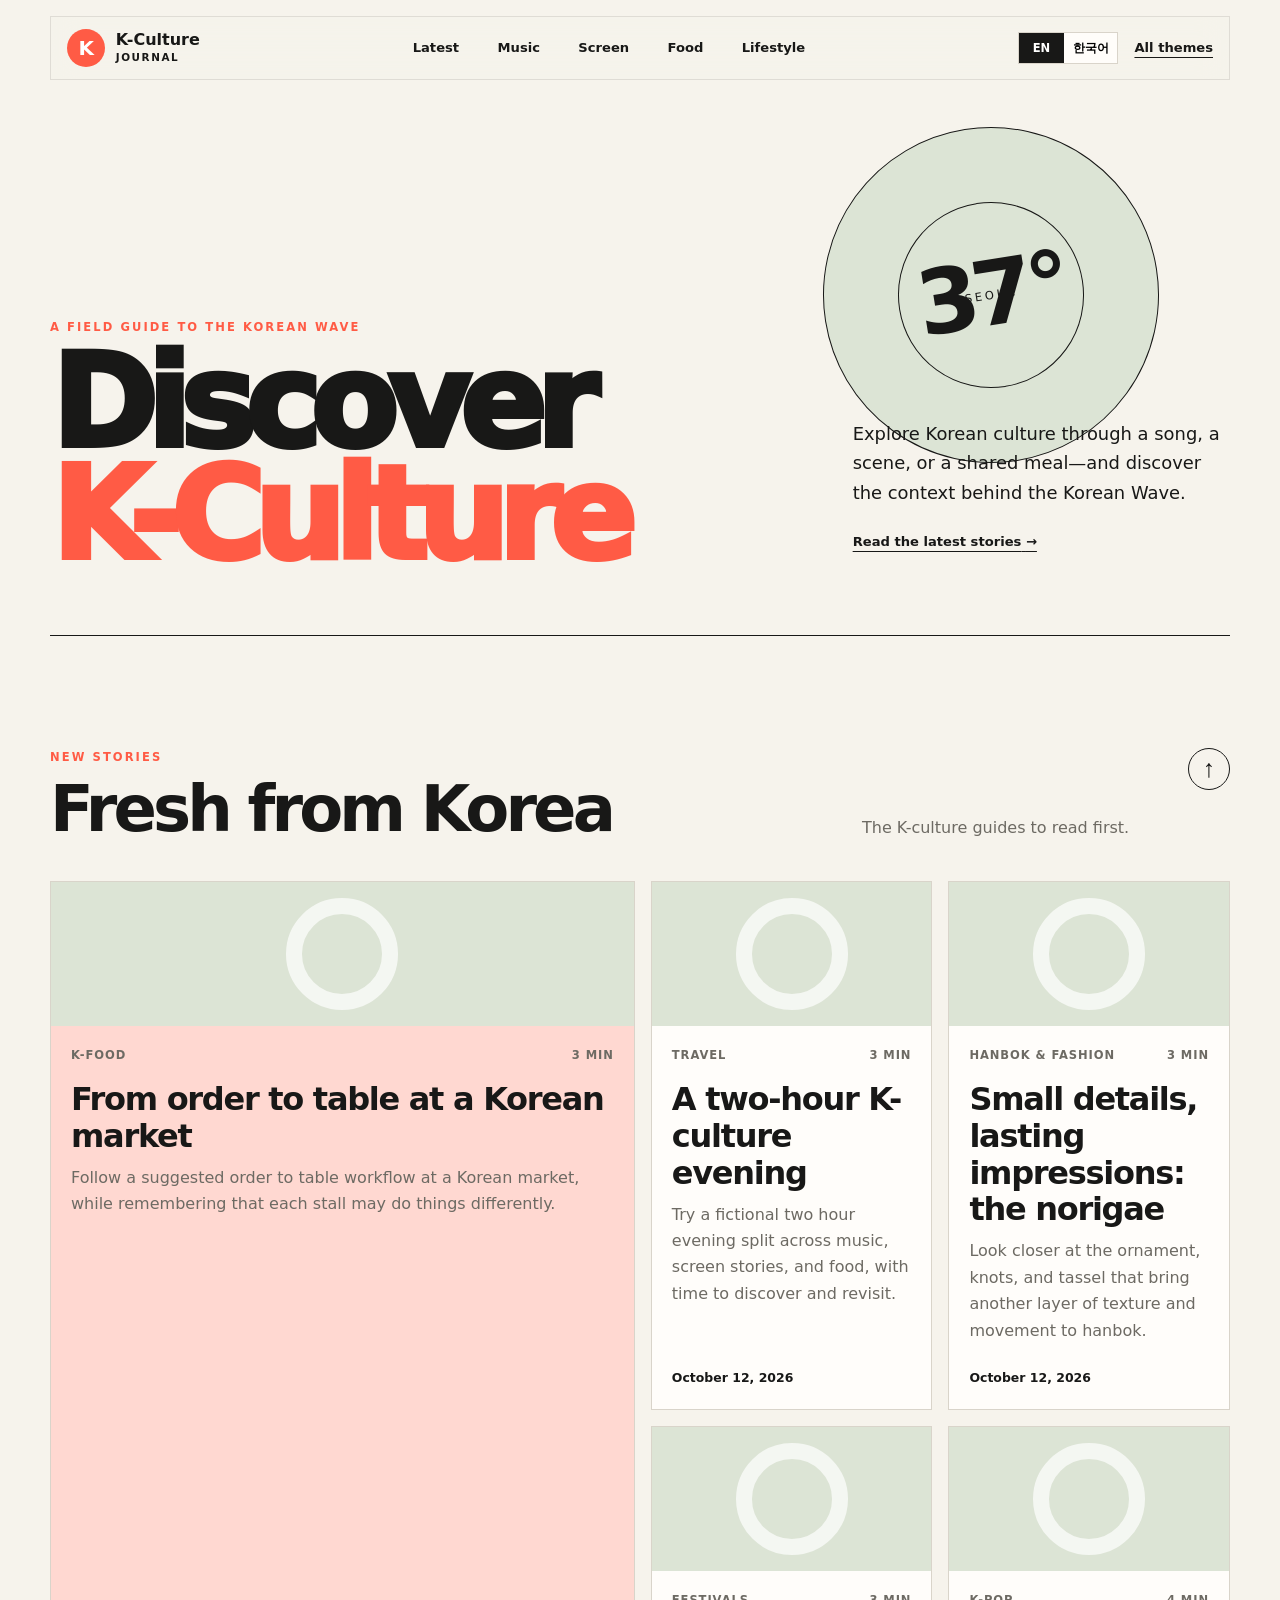
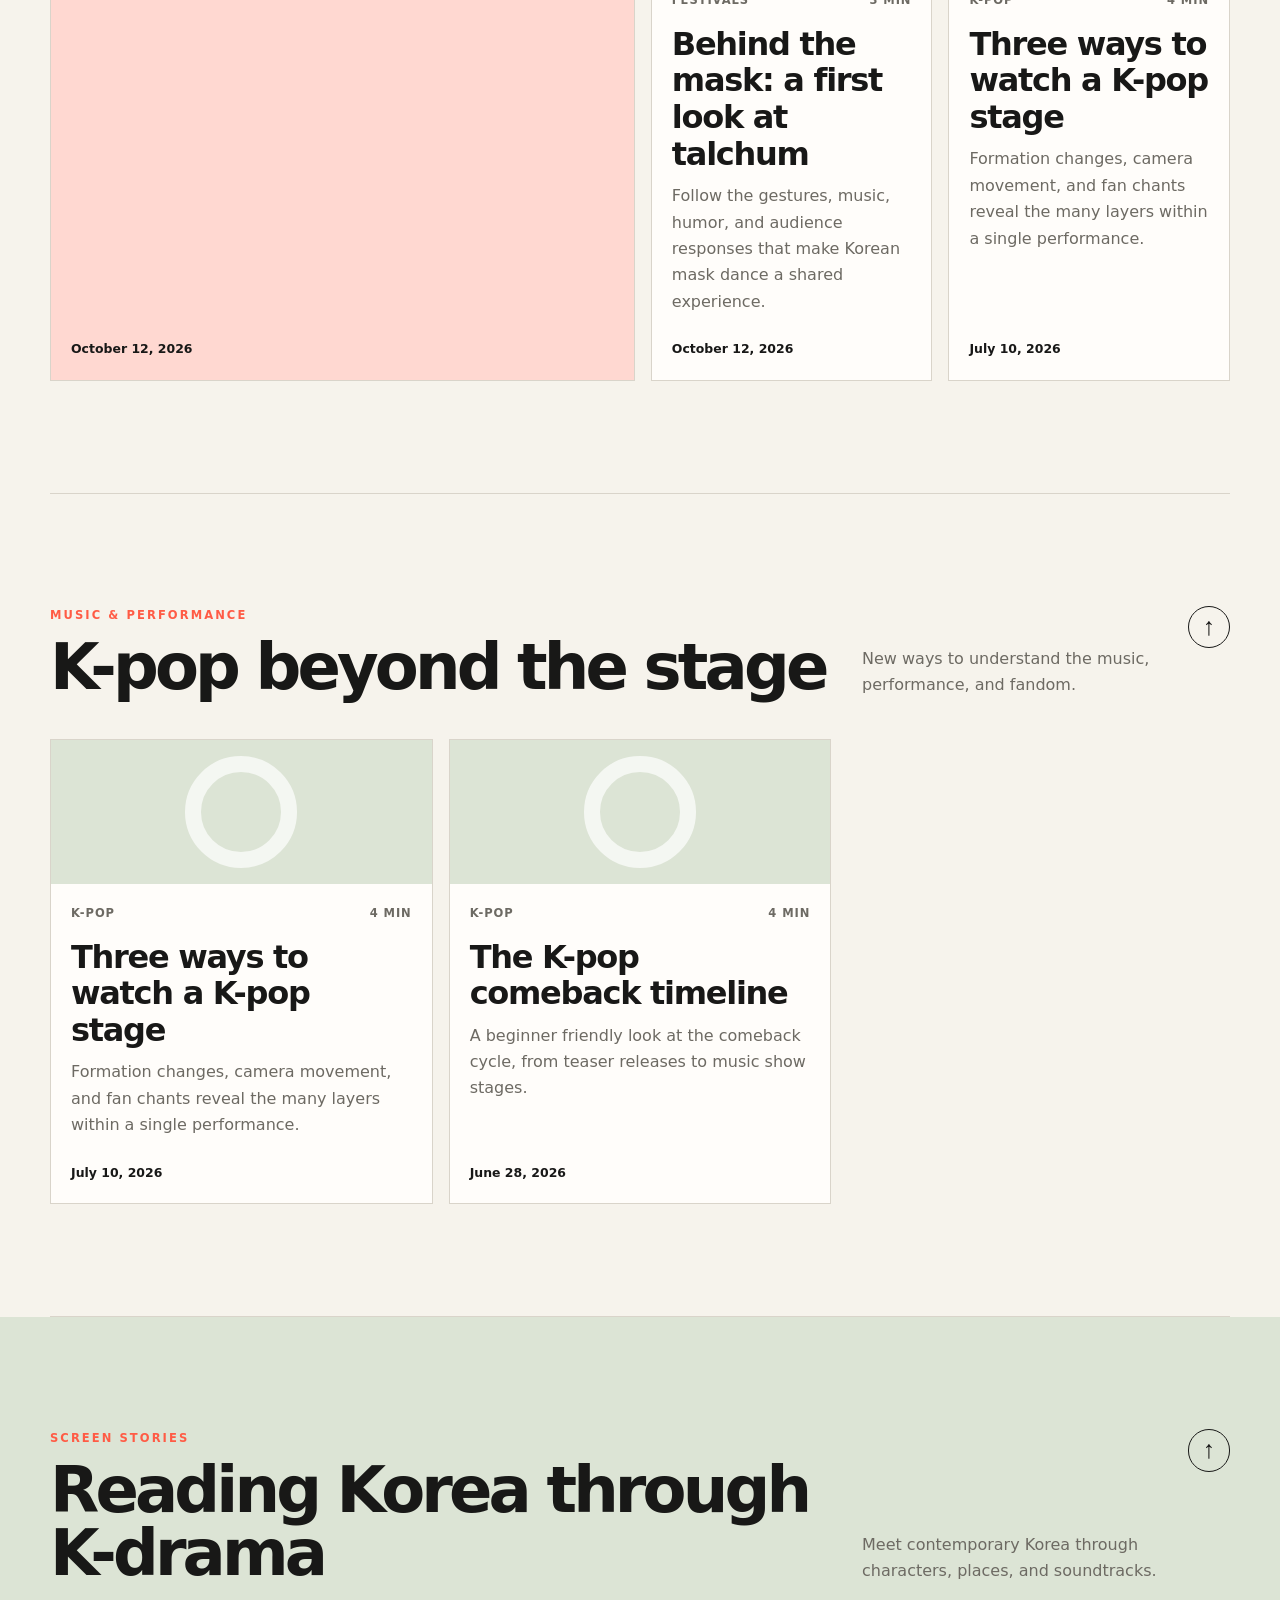
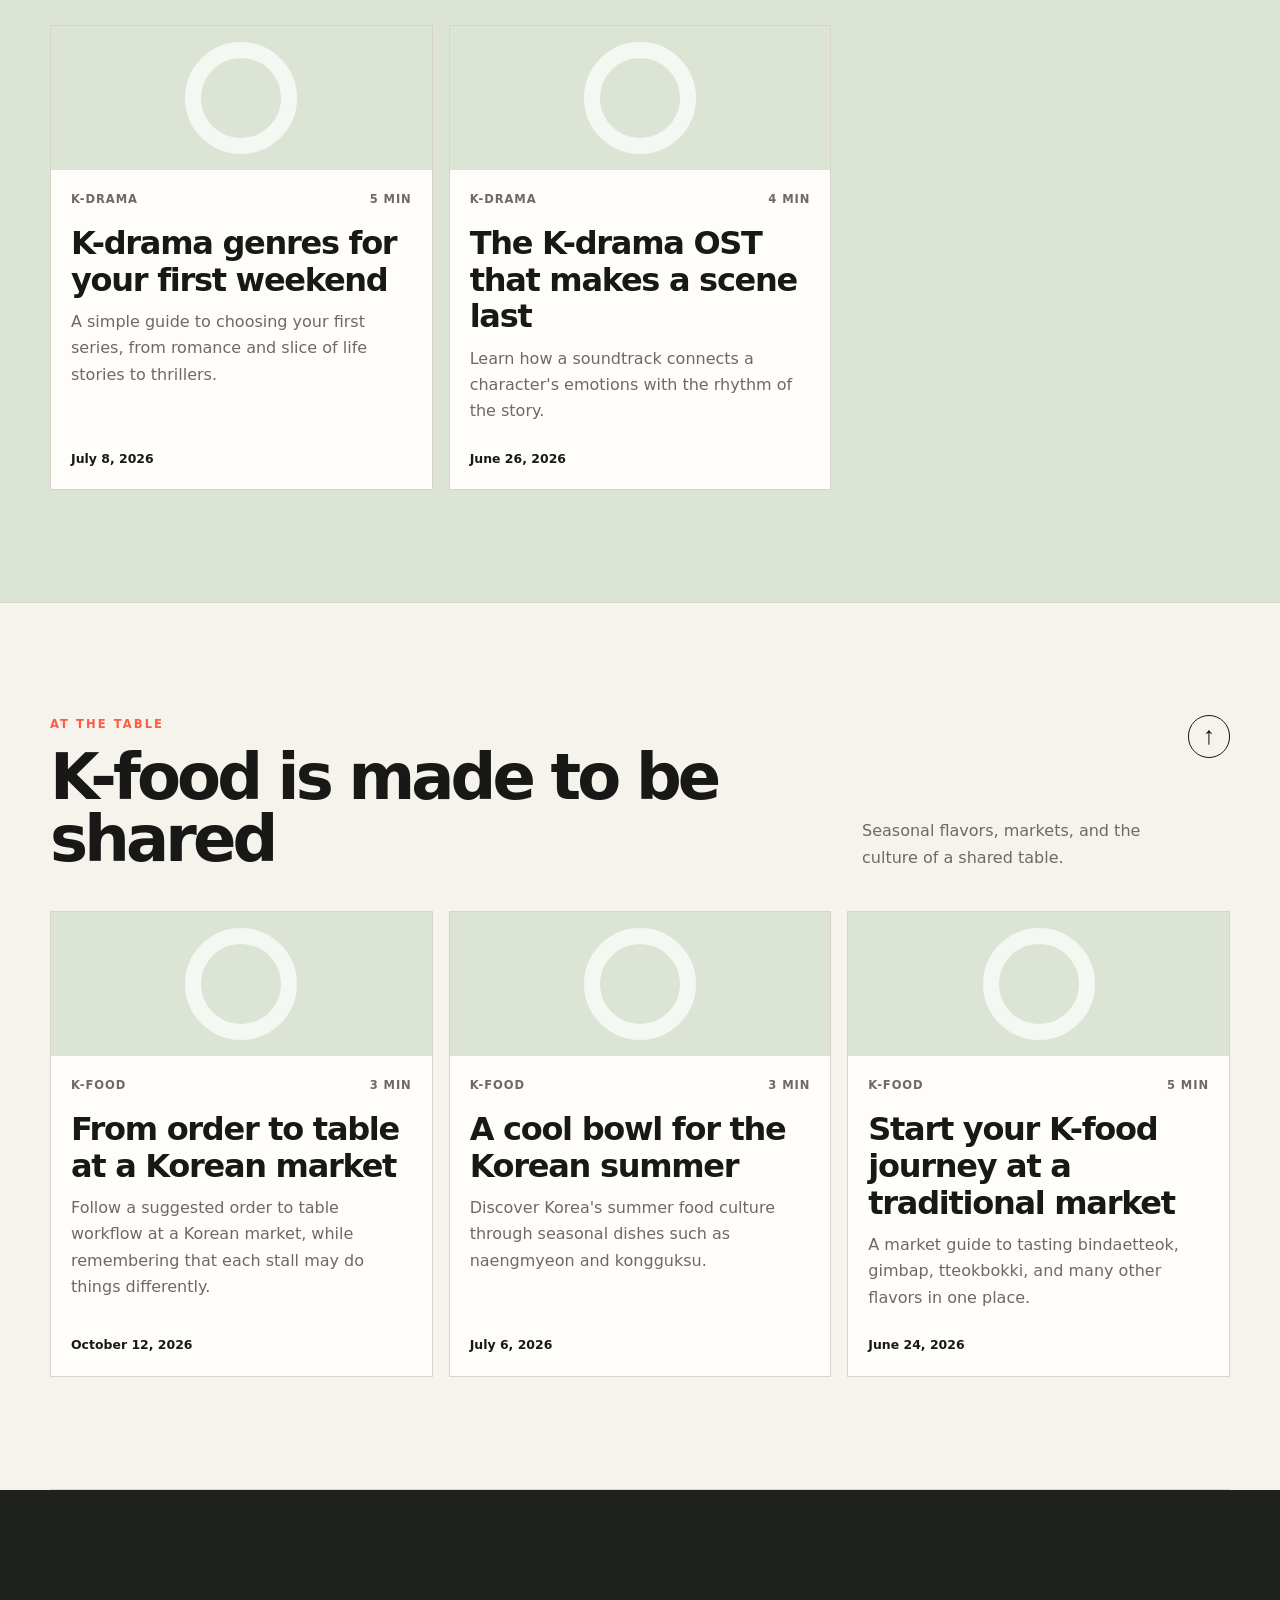
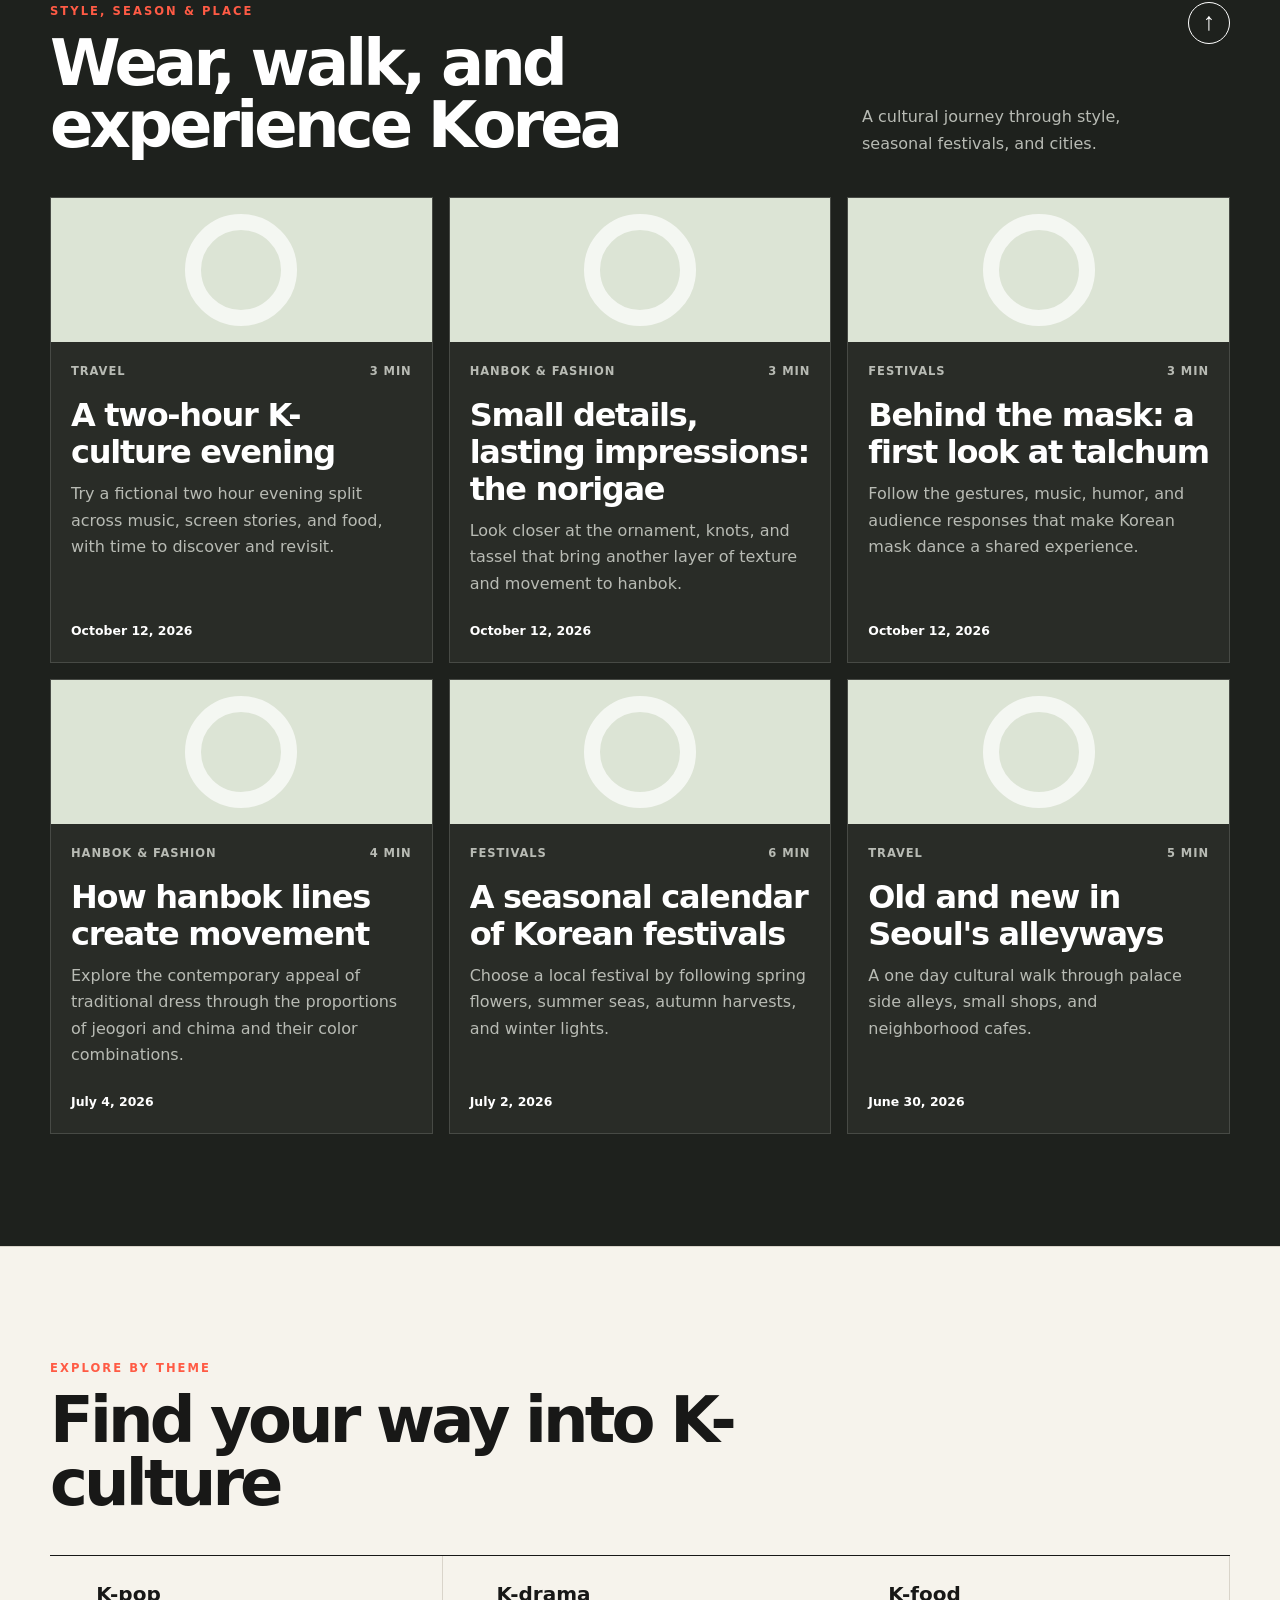
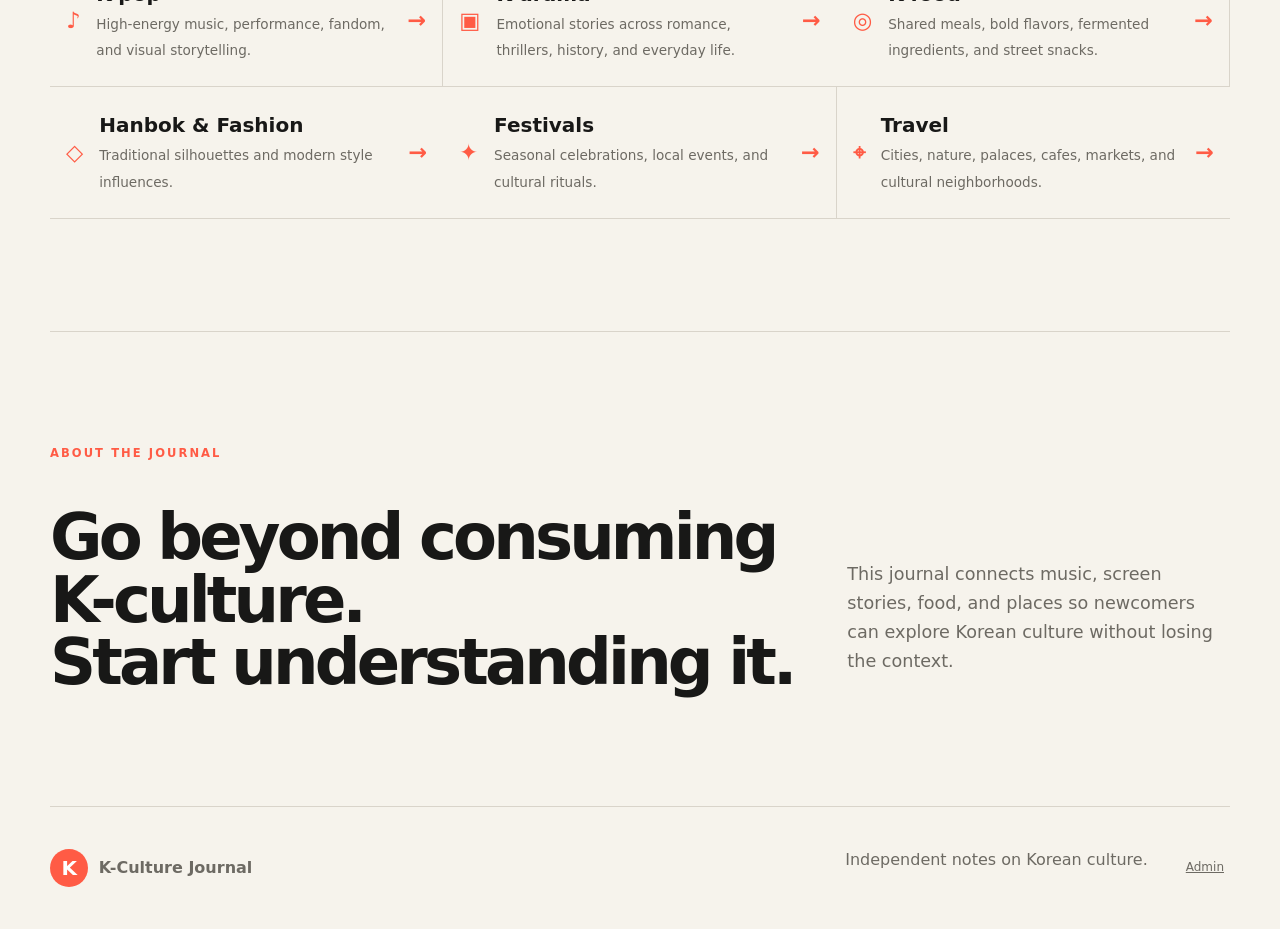
<file: index.html>
<!DOCTYPE html>
<html lang="en">
<head>
  <meta charset="UTF-8">
  <meta name="viewport" content="width=device-width, initial-scale=1.0">
  <meta name="description" content="An English-first editorial guide to Korean music, drama, food, style, festivals, and travel.">
  <meta name="referrer" content="strict-origin-when-cross-origin">
  <meta http-equiv="Content-Security-Policy" content="default-src 'self'; script-src 'self'; style-src 'self'; img-src 'self' data:; connect-src 'self' https://igaogdhrdtmjxnyezjbp.supabase.co; object-src 'none'; base-uri 'none'; form-action 'self'">
  <title>K-Culture Journal</title>
  <link rel="stylesheet" href="css/styles.css">
</head>
<body>
  <a class="skip-link" href="#main" data-i18n="skip">Skip to content</a>
  <header class="site-header" id="home">
    <nav class="nav" aria-label="Main navigation" data-i18n-aria="navLabel">
      <a class="brand" href="#home"><span class="brand-mark" aria-hidden="true">K</span><span>K-Culture<br><small>Journal</small></span></a>
      <ul class="nav-links">
        <li><a href="#latest" data-i18n="navLatest">Latest</a></li><li><a href="#music" data-i18n="navMusic">Music</a></li><li><a href="#screen" data-i18n="navScreen">Screen</a></li><li><a href="#table" data-i18n="navFood">Food</a></li><li><a href="#lifestyle" data-i18n="navLife">Lifestyle</a></li>
      </ul>
      <div class="nav-actions"><div class="language-tabs" role="group" aria-label="Language" data-i18n-aria="languageLabel"><button type="button" data-language="en" aria-pressed="true">EN</button><button type="button" data-language="ko" aria-pressed="false">한국어</button></div><a class="nav-cta" href="#themes" data-i18n="allThemes">All themes</a></div>
    </nav>
    <section class="hero" aria-labelledby="hero-title">
      <div class="hero-copy-wrap">
        <p class="eyebrow">A field guide to the Korean wave</p>
        <h1 id="hero-title"><span data-i18n="heroTitle">Discover</span><br><em>K-Culture</em></h1>
      </div>
      <div class="hero-side">
        <p data-i18n="heroBody">Explore Korean culture through a song, a scene, or a shared meal—and discover the context behind the Korean Wave.</p>
        <a class="text-link" href="#latest"><span data-i18n="readLatest">Read the latest stories</span> <span aria-hidden="true">→</span></a>
      </div>
      <div class="hero-art" aria-hidden="true"><span>SEOUL</span><b>37°</b></div>
    </section>
  </header>

  <main id="main">
    <section class="editorial-section latest-section" id="latest" aria-labelledby="latest-title">
      <header class="section-heading"><div><p class="section-kicker">New stories</p><h2 id="latest-title" data-i18n="latestTitle">Fresh from Korea</h2></div><p data-i18n="latestBody">The K-culture guides to read first.</p><a class="section-top-link" href="#home" aria-label="Back to top" data-i18n-aria="backToTop">↑</a></header>
      <div class="latest-grid" id="latest-grid" aria-live="polite"></div>
    </section>

    <section class="editorial-section theme-section" id="music" data-categories="kpop" aria-labelledby="music-title">
      <header class="section-heading"><div><p class="section-kicker">Music & performance</p><h2 id="music-title" data-i18n="musicTitle">K-pop beyond the stage</h2></div><p data-i18n="musicBody">New ways to understand the music, performance, and fandom.</p><a class="section-top-link" href="#home" aria-label="Back to top" data-i18n-aria="backToTop">↑</a></header>
      <div class="story-grid" data-story-grid></div>
    </section>

    <section class="editorial-section theme-section tint-section" id="screen" data-categories="kdrama" aria-labelledby="screen-title">
      <header class="section-heading"><div><p class="section-kicker">Screen stories</p><h2 id="screen-title" data-i18n="screenTitle">Reading Korea through K-drama</h2></div><p data-i18n="screenBody">Meet contemporary Korea through characters, places, and soundtracks.</p><a class="section-top-link" href="#home" aria-label="Back to top" data-i18n-aria="backToTop">↑</a></header>
      <div class="story-grid" data-story-grid></div>
    </section>

    <section class="editorial-section theme-section" id="table" data-categories="kfood" aria-labelledby="table-title">
      <header class="section-heading"><div><p class="section-kicker">At the table</p><h2 id="table-title" data-i18n="foodTitle">K-food is made to be shared</h2></div><p data-i18n="foodBody">Seasonal flavors, markets, and the culture of a shared table.</p><a class="section-top-link" href="#home" aria-label="Back to top" data-i18n-aria="backToTop">↑</a></header>
      <div class="story-grid" data-story-grid></div>
    </section>

    <section class="editorial-section theme-section dark-section" id="lifestyle" data-categories="hanbok,festivals,travel" aria-labelledby="lifestyle-title">
      <header class="section-heading"><div><p class="section-kicker">Style, season & place</p><h2 id="lifestyle-title" data-i18n="lifeTitle">Wear, walk, and experience Korea</h2></div><p data-i18n="lifeBody">A cultural journey through style, seasonal festivals, and cities.</p><a class="section-top-link" href="#home" aria-label="Back to top" data-i18n-aria="backToTop">↑</a></header>
      <div class="story-grid" data-story-grid></div>
    </section>

    <section class="editorial-section directory" id="themes" aria-labelledby="themes-title">
      <header class="section-heading"><div><p class="section-kicker">Explore by theme</p><h2 id="themes-title" data-i18n="themesTitle">Find your way into K-culture</h2></div></header>
      <div class="category-grid" id="category-grid"></div>
    </section>

    <section class="editorial-section manifesto" aria-labelledby="about-title">
      <p class="section-kicker">About the journal</p>
      <h2 id="about-title" data-i18n="aboutTitle">Go beyond consuming K-culture.<br>Start understanding it.</h2>
      <p data-i18n="aboutBody">This journal connects music, screen stories, food, and places so newcomers can explore Korean culture without losing the context.</p>
    </section>
  </main>

  <footer class="site-footer">
    <a class="brand" href="#home"><span class="brand-mark" aria-hidden="true">K</span><span>K-Culture Journal</span></a>
    <p>Independent notes on Korean culture.</p>
    <button class="admin-entry" id="admin-open" type="button" data-i18n="admin">Admin</button>
  </footer>

  <dialog class="admin-dialog" id="admin-dialog" aria-labelledby="admin-title">
    <div class="dialog-header"><div><p class="section-kicker">Private workspace</p><h2 id="admin-title">Admin studio</h2></div><button class="icon-button" id="admin-close" type="button" aria-label="Close">×</button></div>
    <form id="login-form" class="admin-form">
      <p>Sign in with an approved administrator account.</p>
      <label>ID<input name="username" type="text" autocomplete="username" autocapitalize="none" spellcheck="false" required></label>
      <label>Password<input name="password" type="password" autocomplete="current-password" required></label>
      <button class="button-primary" type="submit">Sign in</button>
    </form>
    <section id="admin-workspace" class="admin-workspace" hidden>
      <div class="signed-in-row"><strong id="admin-email"></strong><button id="logout-button" type="button">Sign out</button></div>
      <div class="admin-studio-grid">
        <aside class="post-manager" aria-labelledby="post-manager-title">
          <div class="post-manager-heading"><h3 id="post-manager-title">Published stories</h3><button id="new-post-button" type="button">New story</button></div>
          <div class="admin-post-list" id="admin-post-list"><p class="admin-empty">No published stories yet.</p></div>
        </aside>
        <form id="post-form" class="admin-form post-editor" novalidate>
          <div><p class="section-kicker">Editor</p><h3 id="editor-heading">Write a new story</h3></div>
          <label>Title<input name="title" type="text" aria-describedby="post-title-error" required><span class="form-error" id="post-title-error"></span></label>
          <label>Theme<select name="category" id="post-category" aria-describedby="post-category-error" required><option value="">Choose a theme</option></select><span class="form-error" id="post-category-error"></span></label>
          <div class="editor-field">
            <label class="editor-label" for="post-content">Story</label>
            <div class="editor-toolbar" role="toolbar" aria-label="Story formatting">
              <button type="button" data-editor-action="heading" aria-label="Heading">H2</button>
              <button type="button" data-editor-action="bold" aria-label="Bold"><strong>B</strong></button>
              <button type="button" data-editor-action="italic" aria-label="Italic"><em>I</em></button>
              <button type="button" data-editor-action="list" aria-label="Bulleted list">List</button>
              <button type="button" data-editor-action="quote" aria-label="Quote">Quote</button>
              <button type="button" data-editor-action="link" aria-label="Link">Link</button>
            </div>
            <textarea name="content" id="post-content" rows="12" aria-describedby="post-content-help post-content-error" required></textarea>
            <div class="editor-meta"><span id="post-content-help">Markdown shortcuts are supported.</span><output id="post-character-count" for="post-content">0 / 5000</output></div>
            <span class="form-error" id="post-content-error"></span>
          </div>
          <section class="editor-preview" aria-labelledby="preview-title"><h4 id="preview-title">Preview</h4><div id="post-preview"><p>Start writing to preview your story.</p></div></section>
          <div class="editor-actions"><button class="button-primary" id="post-submit-button" type="submit">Publish story</button><button id="cancel-edit-button" type="button" hidden>Cancel edit</button></div>
          <p id="draft-status" class="form-status" role="status" aria-live="polite"></p>
        </form>
      </div>
    </section>
    <p class="form-status" id="post-status" role="status" aria-live="polite"></p>
  </dialog>

  <script src="data/culture.js"></script>
  <script src="data/editorial.js"></script>
  <script src="js/supabase-config.js"></script>
  <script src="js/posts.js"></script>
  <script src="js/navigation.js"></script>
  <script src="js/main.js"></script>
</body>
</html>
</file>
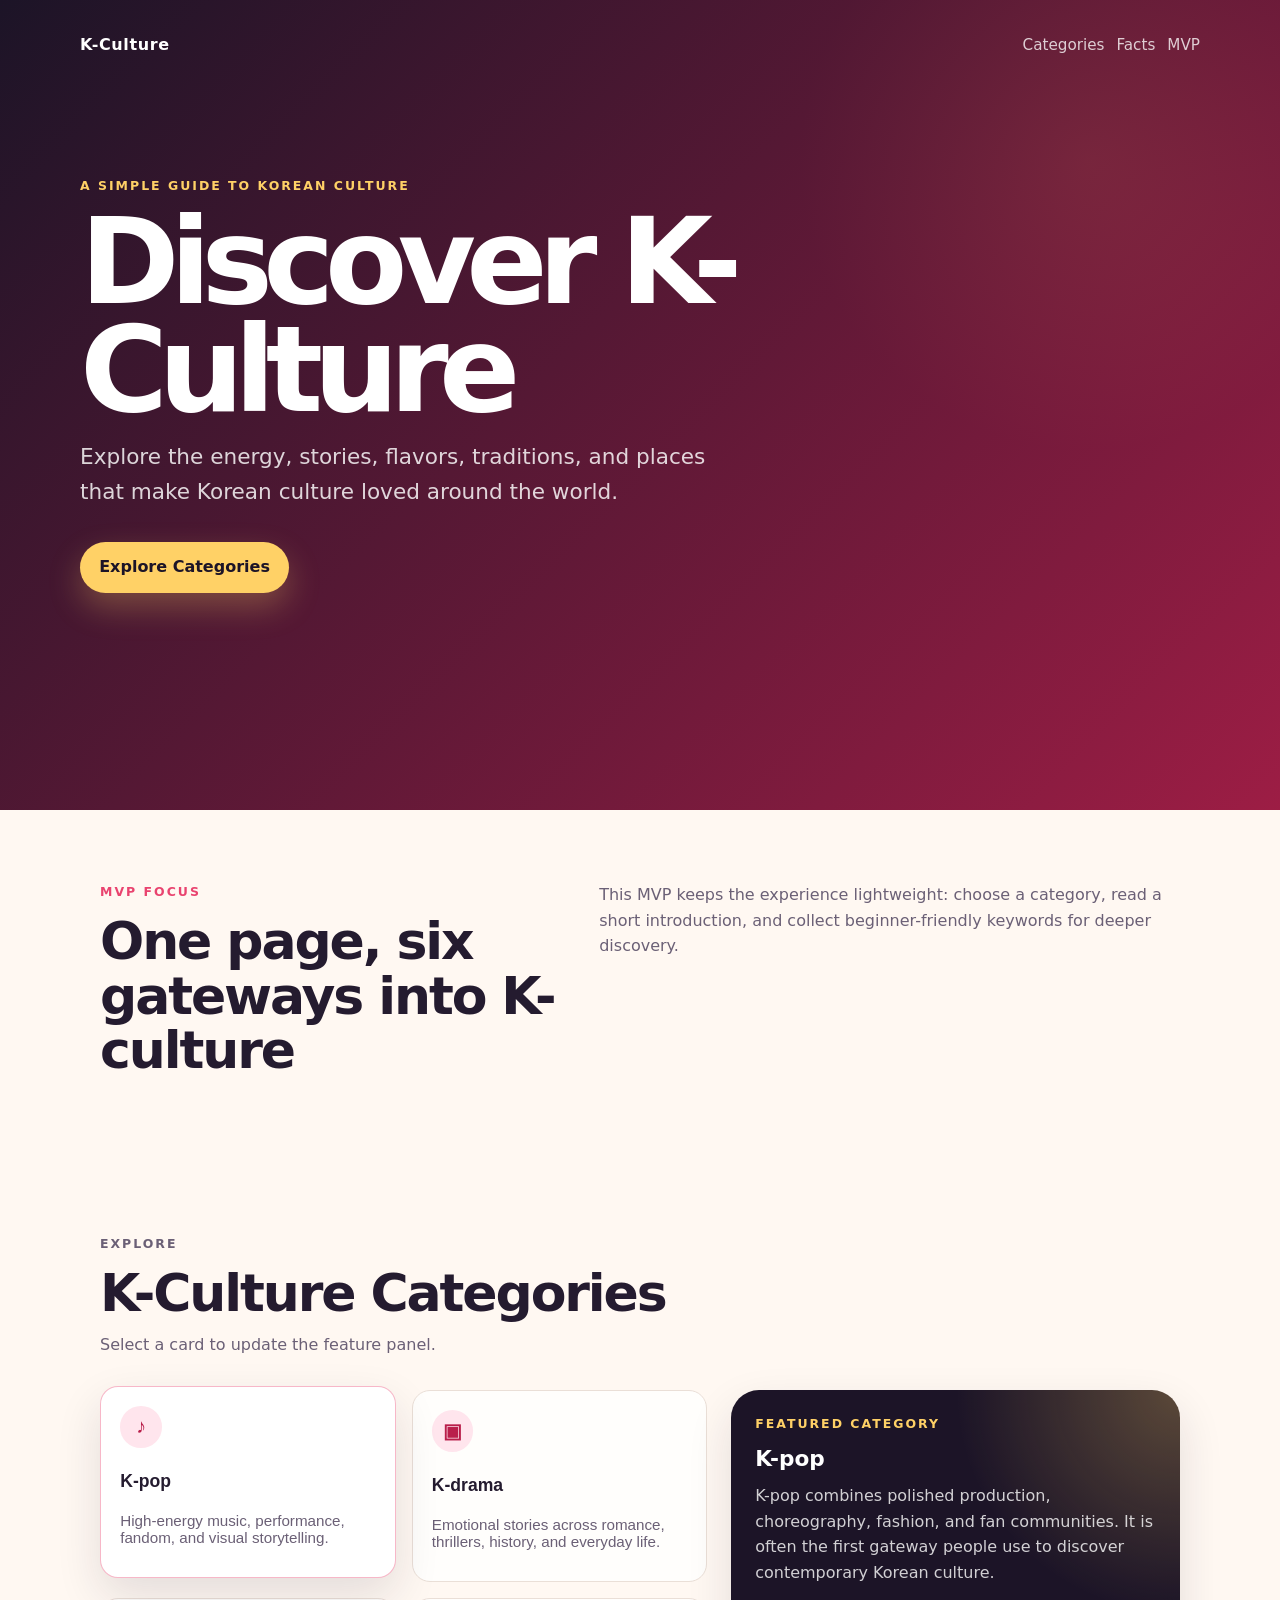
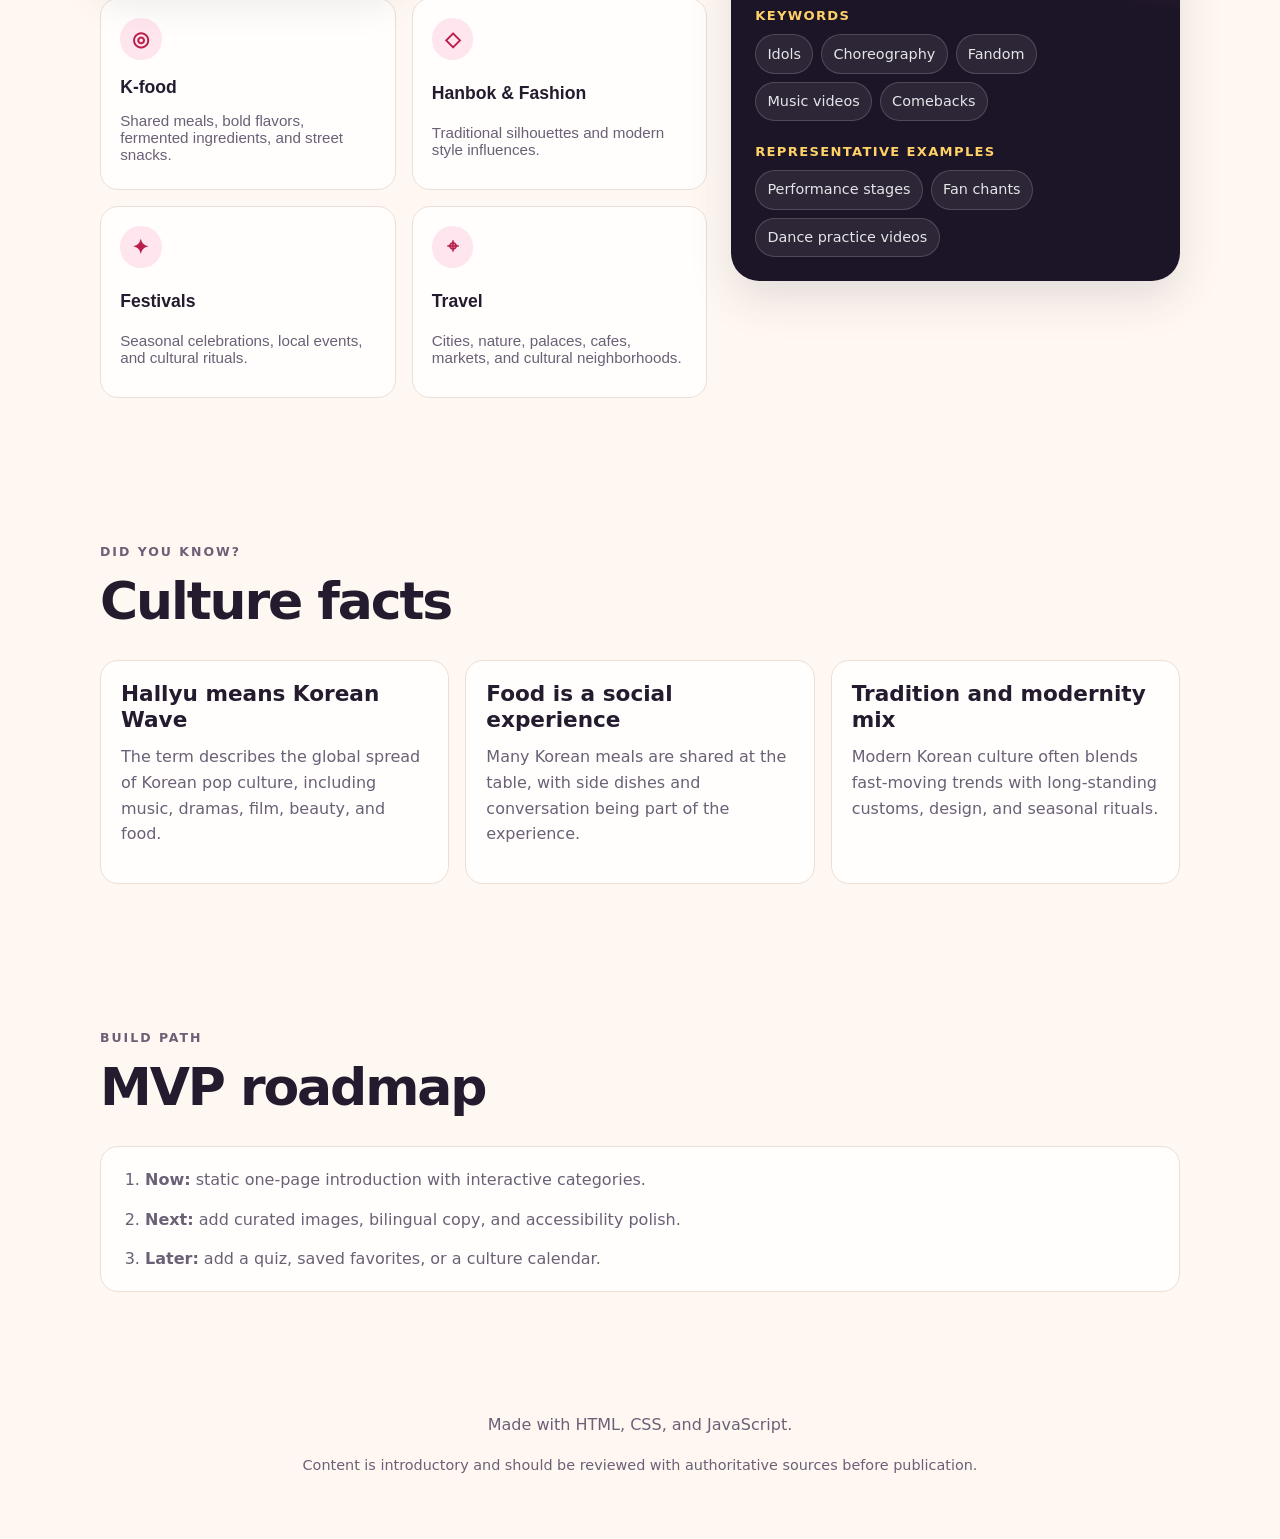
<file: kculture/index.html>
<!DOCTYPE html>
<html lang="en">
<head>
  <meta charset="UTF-8">
  <meta name="viewport" content="width=device-width, initial-scale=1.0">
  <meta name="description" content="Discover K-Culture through music, dramas, food, fashion, festivals, and travel highlights.">
  <title>Discover K-Culture</title>
  <link rel="stylesheet" href="css/styles.css">
</head>
<body>
  <header class="site-header" id="top">
    <nav class="nav" aria-label="Main navigation">
      <a class="brand" href="#top" aria-label="Discover K-Culture home">K-Culture</a>
      <ul class="nav-links">
        <li><a href="#categories">Categories</a></li>
        <li><a href="#facts">Facts</a></li>
        <li><a href="#plan">MVP</a></li>
      </ul>
    </nav>

    <section class="hero" aria-labelledby="hero-title">
      <p class="eyebrow">A simple guide to Korean culture</p>
      <h1 id="hero-title">Discover K-Culture</h1>
      <p class="hero-copy">
        Explore the energy, stories, flavors, traditions, and places that make Korean culture loved around the world.
      </p>
      <a class="button button-primary" href="#categories">Explore Categories</a>
    </section>
  </header>

  <main>
    <section class="section intro" aria-labelledby="intro-title">
      <div>
        <p class="section-kicker">MVP focus</p>
        <h2 id="intro-title">One page, six gateways into K-culture</h2>
      </div>
      <p>
        This MVP keeps the experience lightweight: choose a category, read a short introduction, and collect beginner-friendly keywords for deeper discovery.
      </p>
    </section>

    <section class="section categories" id="categories" aria-labelledby="categories-title">
      <div class="section-heading">
        <p class="section-kicker">Explore</p>
        <h2 id="categories-title">K-Culture Categories</h2>
        <p>Select a card to update the feature panel.</p>
      </div>

      <div class="category-layout">
        <div class="category-grid" id="category-grid" aria-label="K-culture category list"></div>

        <article class="feature-panel" id="feature-panel" aria-live="polite" aria-labelledby="feature-title">
          <p class="panel-label" id="feature-label">Featured category</p>
          <h3 id="feature-title">Loading...</h3>
          <p id="feature-description"></p>
          <div class="panel-group">
            <h4>Keywords</h4>
            <ul class="keyword-list" id="feature-keywords"></ul>
          </div>
          <div class="panel-group">
            <h4>Representative examples</h4>
            <ul class="example-list" id="feature-examples"></ul>
          </div>
        </article>
      </div>
    </section>

    <section class="section facts" id="facts" aria-labelledby="facts-title">
      <div class="section-heading">
        <p class="section-kicker">Did you know?</p>
        <h2 id="facts-title">Culture facts</h2>
      </div>
      <div class="fact-grid">
        <article class="fact-card">
          <h3>Hallyu means Korean Wave</h3>
          <p>The term describes the global spread of Korean pop culture, including music, dramas, film, beauty, and food.</p>
        </article>
        <article class="fact-card">
          <h3>Food is a social experience</h3>
          <p>Many Korean meals are shared at the table, with side dishes and conversation being part of the experience.</p>
        </article>
        <article class="fact-card">
          <h3>Tradition and modernity mix</h3>
          <p>Modern Korean culture often blends fast-moving trends with long-standing customs, design, and seasonal rituals.</p>
        </article>
      </div>
    </section>

    <section class="section roadmap" id="plan" aria-labelledby="plan-title">
      <div class="section-heading">
        <p class="section-kicker">Build path</p>
        <h2 id="plan-title">MVP roadmap</h2>
      </div>
      <ol class="roadmap-list">
        <li><strong>Now:</strong> static one-page introduction with interactive categories.</li>
        <li><strong>Next:</strong> add curated images, bilingual copy, and accessibility polish.</li>
        <li><strong>Later:</strong> add a quiz, saved favorites, or a culture calendar.</li>
      </ol>
    </section>
  </main>

  <footer class="site-footer">
    <p>Made with HTML, CSS, and JavaScript.</p>
    <p class="small">Content is introductory and should be reviewed with authoritative sources before publication.</p>
  </footer>

  <script src="data/culture.js"></script>
  <script src="js/main.js"></script>
</body>
</html>
</file>
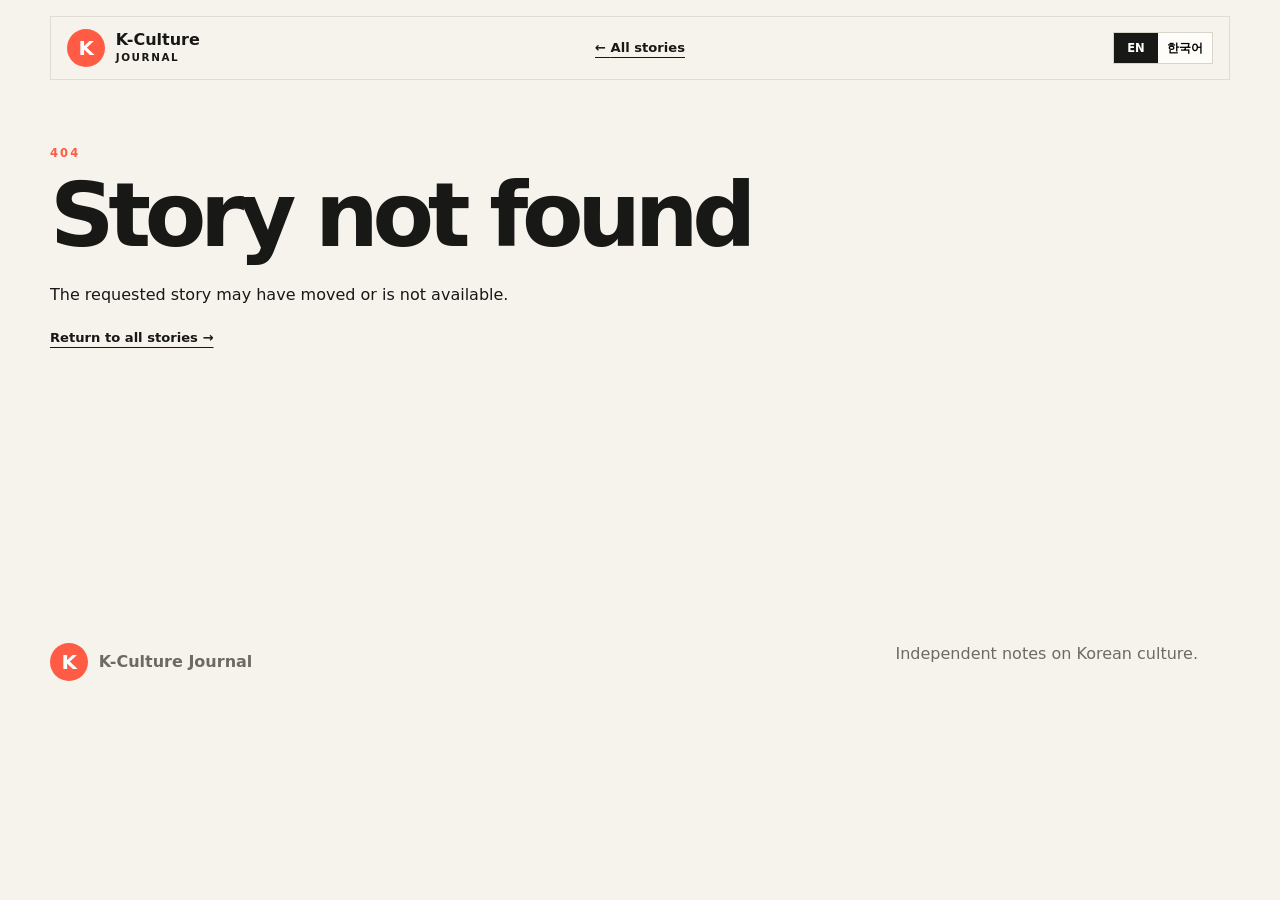
<file: article.html>
<!DOCTYPE html>
<html lang="en">
<head>
  <meta charset="UTF-8">
  <meta name="viewport" content="width=device-width, initial-scale=1.0">
  <meta name="description" content="Read a K-Culture Journal story.">
  <meta name="referrer" content="strict-origin-when-cross-origin">
  <meta http-equiv="Content-Security-Policy" content="default-src 'self'; script-src 'self'; style-src 'self'; img-src 'self' data:; connect-src 'self' https://igaogdhrdtmjxnyezjbp.supabase.co; object-src 'none'; base-uri 'none'; form-action 'self'">
  <title>Story | K-Culture Journal</title>
  <link rel="stylesheet" href="css/styles.css">
</head>
<body>
  <a class="skip-link" href="#article-main">Skip to content</a>
  <header class="site-header article-header">
    <nav class="nav" aria-label="Article navigation">
      <a class="brand" href="index.html"><span class="brand-mark" aria-hidden="true">K</span><span>K-Culture<br><small>Journal</small></span></a>
      <a class="article-back" href="index.html">← <span data-back-label>All stories</span></a>
      <div class="language-tabs" role="group" aria-label="Language"><button type="button" data-language="en" aria-pressed="true">EN</button><button type="button" data-language="ko" aria-pressed="false">한국어</button></div>
    </nav>
  </header>
  <main id="article-main" class="article-page" aria-live="polite">
    <article id="article-content" hidden>
      <header class="article-hero">
        <p class="section-kicker" id="article-category"></p>
        <h1 id="article-title"></h1>
        <p class="article-deck" id="article-deck"></p>
        <div class="article-byline"><time id="article-date"></time><span id="article-read-time"></span></div>
      </header>
      <div class="article-art" id="article-art" aria-hidden="true"></div>
      <div class="article-body" id="article-body"></div>
    </article>
    <section class="article-missing" id="article-missing" hidden>
      <p class="section-kicker">404</p><h1>Story not found</h1><p>The requested story may have moved or is not available.</p><a class="text-link" href="index.html">Return to all stories →</a>
    </section>
  </main>
  <footer class="site-footer"><a class="brand" href="index.html"><span class="brand-mark" aria-hidden="true">K</span><span>K-Culture Journal</span></a><p>Independent notes on Korean culture.</p></footer>
  <script src="data/culture.js"></script>
  <script src="data/editorial.js"></script>
  <script src="data/articles.js"></script>
  <script src="js/supabase-config.js"></script>
  <script src="js/posts.js"></script>
  <script src="js/navigation.js"></script>
  <script src="js/article.js"></script>
</body>
</html>
</file>
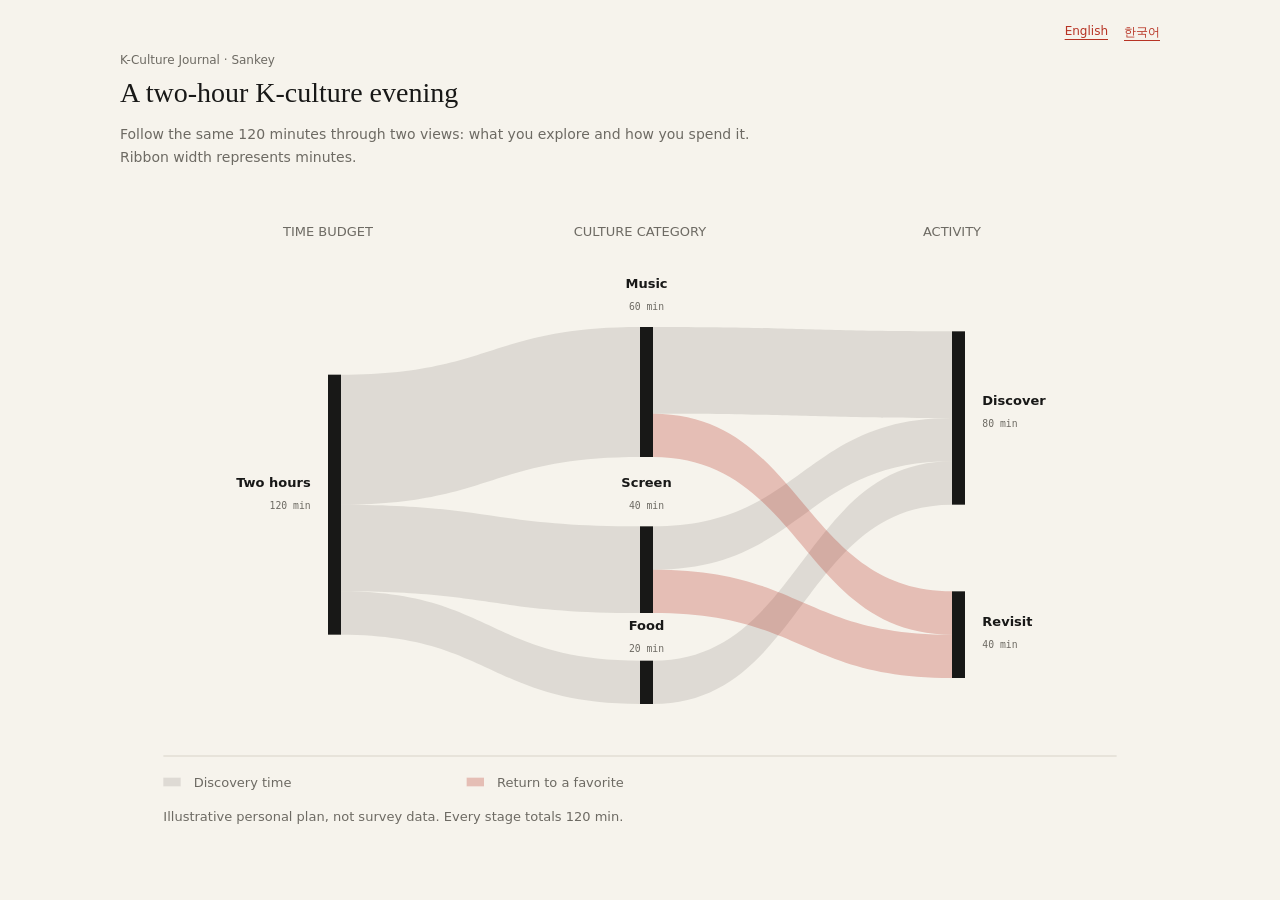
<file: assets/diagrams/culture-evening-sankey.html>
<!DOCTYPE html>
<html lang="en">
<head>
<meta charset="UTF-8">
<meta name="viewport" content="width=device-width, initial-scale=1.0">
<title>A two-hour K-culture evening | K-Culture Journal</title>
<style>*{box-sizing:border-box}body{margin:0;padding:24px;background:#f6f3ec;color:#181817;font-family:Inter,"Noto Sans KR","Apple SD Gothic Neo","Malgun Gothic",system-ui,sans-serif}.frame{width:100%;max-width:1040px;min-width:0;margin:auto}nav{display:flex;justify-content:flex-end;gap:16px;font-size:12px}a{color:#b73324;text-underline-offset:4px}a:focus-visible,.diagram-container:focus-visible{outline:2px solid #b73324;outline-offset:4px}.eyebrow{font-size:12px;color:#6d6a63;margin:12px 0 8px}h1{font-family:"Instrument Serif",Georgia,"Noto Serif KR",serif;font-size:28px;font-weight:400;line-height:1.3;margin:0 0 12px}.deck{color:#6d6a63;font-size:14px;max-width:680px;line-height:1.6;margin:0 0 16px}.diagram-container{width:100%;overflow-x:auto}svg{width:100%;min-width:960px;display:block}.panel-ko{display:none}body:has(#ko:target) .panel-en{display:none}body:has(#ko:target) .panel-ko{display:block}@media print{body{padding:0}.diagram-container{overflow-x:visible}svg{min-width:0}nav{display:none}}</style>
</head>
<body>
<main class="frame">
<nav aria-label="Diagram language">
<a id="en" href="#en" lang="en">English</a>
<a id="ko" href="#ko" lang="ko">한국어</a>
</nav>
<section lang="en" class="panel panel-en">
<p class="eyebrow">K-Culture Journal · Sankey</p>
<h1>A two-hour K-culture evening</h1>
<p class="deck">Follow the same 120 minutes through two views: what you explore and how you spend it. Ribbon width represents minutes.</p>
<div class="diagram-container" tabindex="0" role="region" aria-label="Diagram, scroll horizontally">
<svg viewBox="0 0 960 600" xmlns="http://www.w3.org/2000/svg" role="img" aria-labelledby="culture-evening-sankey-title culture-evening-sankey-desc">
<title id="culture-evening-sankey-title">A two-hour K-culture evening</title>
<desc id="culture-evening-sankey-desc">An illustrative 120 minutes splits into music 60, screen 40 and food 20, then merges into discovery 80 and revisit 40.</desc>
<rect width="100%" height="100%" fill="#f6f3ec"/>
<text x="192" y="48" font-size="12" font-weight="500" fill="#6d6a63" font-family="Inter, Noto Sans KR, Apple SD Gothic Neo, Malgun Gothic, system-ui, sans-serif" text-anchor="middle">TIME BUDGET</text>
<text x="480" y="48" font-size="12" font-weight="500" fill="#6d6a63" font-family="Inter, Noto Sans KR, Apple SD Gothic Neo, Malgun Gothic, system-ui, sans-serif" text-anchor="middle">CULTURE CATEGORY</text>
<text x="768" y="48" font-size="12" font-weight="500" fill="#6d6a63" font-family="Inter, Noto Sans KR, Apple SD Gothic Neo, Malgun Gothic, system-ui, sans-serif" text-anchor="middle">ACTIVITY</text>
<path d="M 204,176 C 342,176 342,132 480,132 L 480,252 C 342,252 342,296 204,296 Z" fill="#6d6a63" fill-opacity="0.18"/>
<path d="M 204,296 C 342,296 342,316 480,316 L 480,396 C 342,396 342,376 204,376 Z" fill="#6d6a63" fill-opacity="0.18"/>
<path d="M 204,376 C 342,376 342,440 480,440 L 480,480 C 342,480 342,416 204,416 Z" fill="#6d6a63" fill-opacity="0.18"/>
<path d="M 492,132 C 630,132 630,136 768,136 L 768,216 C 630,216 630,212 492,212 Z" fill="#6d6a63" fill-opacity="0.18"/>
<path d="M 492,316 C 630,316 630,216 768,216 L 768,256 C 630,256 630,356 492,356 Z" fill="#6d6a63" fill-opacity="0.18"/>
<path d="M 492,440 C 630,440 630,256 768,256 L 768,296 C 630,296 630,480 492,480 Z" fill="#6d6a63" fill-opacity="0.18"/>
<path d="M 492,212 C 630,212 630,376 768,376 L 768,416 C 630,416 630,252 492,252 Z" fill="#b73324" fill-opacity="0.28"/>
<path d="M 492,356 C 630,356 630,416 768,416 L 768,456 C 630,456 630,396 492,396 Z" fill="#b73324" fill-opacity="0.28"/>
<rect x="192" y="176" width="12" height="240" fill="#181817"/>
<rect x="480" y="132" width="12" height="120" fill="#181817"/>
<rect x="480" y="316" width="12" height="80" fill="#181817"/>
<rect x="480" y="440" width="12" height="40" fill="#181817"/>
<rect x="768" y="136" width="12" height="160" fill="#181817"/>
<rect x="768" y="376" width="12" height="80" fill="#181817"/>
<text x="176" y="280" font-size="12" font-weight="600" fill="#181817" font-family="Inter, Noto Sans KR, Apple SD Gothic Neo, Malgun Gothic, system-ui, sans-serif" text-anchor="end">Two hours</text>
<text x="176" y="300" font-size="9" font-weight="400" fill="#6d6a63" font-family="Geist Mono, ui-monospace, monospace" text-anchor="end">120 min</text>
<text x="486" y="96" font-size="12" font-weight="600" fill="#181817" font-family="Inter, Noto Sans KR, Apple SD Gothic Neo, Malgun Gothic, system-ui, sans-serif" text-anchor="middle">Music</text>
<text x="486" y="116" font-size="9" font-weight="400" fill="#6d6a63" font-family="Geist Mono, ui-monospace, monospace" text-anchor="middle">60 min</text>
<text x="486" y="280" font-size="12" font-weight="600" fill="#181817" font-family="Inter, Noto Sans KR, Apple SD Gothic Neo, Malgun Gothic, system-ui, sans-serif" text-anchor="middle">Screen</text>
<text x="486" y="300" font-size="9" font-weight="400" fill="#6d6a63" font-family="Geist Mono, ui-monospace, monospace" text-anchor="middle">40 min</text>
<text x="486" y="412" font-size="12" font-weight="600" fill="#181817" font-family="Inter, Noto Sans KR, Apple SD Gothic Neo, Malgun Gothic, system-ui, sans-serif" text-anchor="middle">Food</text>
<text x="486" y="432" font-size="9" font-weight="400" fill="#6d6a63" font-family="Geist Mono, ui-monospace, monospace" text-anchor="middle">20 min</text>
<text x="796" y="204" font-size="12" font-weight="600" fill="#181817" font-family="Inter, Noto Sans KR, Apple SD Gothic Neo, Malgun Gothic, system-ui, sans-serif" text-anchor="start">Discover</text>
<text x="796" y="224" font-size="9" font-weight="400" fill="#6d6a63" font-family="Geist Mono, ui-monospace, monospace" text-anchor="start">80 min</text>
<text x="796" y="408" font-size="12" font-weight="600" fill="#181817" font-family="Inter, Noto Sans KR, Apple SD Gothic Neo, Malgun Gothic, system-ui, sans-serif" text-anchor="start">Revisit</text>
<text x="796" y="428" font-size="9" font-weight="400" fill="#6d6a63" font-family="Geist Mono, ui-monospace, monospace" text-anchor="start">40 min</text>
<line x1="40" y1="528" x2="920" y2="528" stroke="#d9d4ca"/>
<rect x="40" y="548" width="16" height="8" fill="#6d6a63" fill-opacity="0.18"/>
<text x="68" y="557" font-size="12" font-weight="400" fill="#6d6a63" font-family="Inter, Noto Sans KR, Apple SD Gothic Neo, Malgun Gothic, system-ui, sans-serif" text-anchor="start">Discovery time</text>
<rect x="320" y="548" width="16" height="8" fill="#b73324" fill-opacity="0.28"/>
<text x="348" y="557" font-size="12" font-weight="400" fill="#6d6a63" font-family="Inter, Noto Sans KR, Apple SD Gothic Neo, Malgun Gothic, system-ui, sans-serif" text-anchor="start">Return to a favorite</text>
<text x="40" y="588" font-size="12" font-weight="400" fill="#6d6a63" font-family="Inter, Noto Sans KR, Apple SD Gothic Neo, Malgun Gothic, system-ui, sans-serif" text-anchor="start">Illustrative personal plan, not survey data. Every stage totals 120 min.</text>
</svg>
</div>
</section>
<section lang="ko" class="panel panel-ko">
<p class="eyebrow">K-Culture Journal · Sankey</p>
<h1>두 시간으로 즐기는 K-컬처 저녁</h1>
<p class="deck">같은 120분을 문화 분야와 즐기는 방식으로 나누어 봅니다. 띠의 두께는 시간을 나타내며 자유롭게 바꿀 수 있는 계획 예시입니다.</p>
<div class="diagram-container" tabindex="0" role="region" aria-label="다이어그램, 가로 스크롤 가능">
<svg viewBox="0 0 960 600" xmlns="http://www.w3.org/2000/svg" role="img" aria-labelledby="culture-evening-sankey-ko-title culture-evening-sankey-ko-desc">
<title id="culture-evening-sankey-ko-title">두 시간으로 즐기는 K-컬처 저녁</title>
<desc id="culture-evening-sankey-ko-desc">가상의 120분을 음악 60분, 영상 40분, 음식 20분으로 나누고 새로운 발견 80분과 다시 즐기기 40분으로 배분합니다.</desc>
<rect width="100%" height="100%" fill="#f6f3ec"/>
<text x="192" y="48" font-size="12" font-weight="500" fill="#6d6a63" font-family="Inter, Noto Sans KR, Apple SD Gothic Neo, Malgun Gothic, system-ui, sans-serif" text-anchor="middle">전체 시간</text>
<text x="480" y="48" font-size="12" font-weight="500" fill="#6d6a63" font-family="Inter, Noto Sans KR, Apple SD Gothic Neo, Malgun Gothic, system-ui, sans-serif" text-anchor="middle">문화 분야</text>
<text x="768" y="48" font-size="12" font-weight="500" fill="#6d6a63" font-family="Inter, Noto Sans KR, Apple SD Gothic Neo, Malgun Gothic, system-ui, sans-serif" text-anchor="middle">즐기는 방식</text>
<path d="M 204,176 C 342,176 342,132 480,132 L 480,252 C 342,252 342,296 204,296 Z" fill="#6d6a63" fill-opacity="0.18"/>
<path d="M 204,296 C 342,296 342,316 480,316 L 480,396 C 342,396 342,376 204,376 Z" fill="#6d6a63" fill-opacity="0.18"/>
<path d="M 204,376 C 342,376 342,440 480,440 L 480,480 C 342,480 342,416 204,416 Z" fill="#6d6a63" fill-opacity="0.18"/>
<path d="M 492,132 C 630,132 630,136 768,136 L 768,216 C 630,216 630,212 492,212 Z" fill="#6d6a63" fill-opacity="0.18"/>
<path d="M 492,316 C 630,316 630,216 768,216 L 768,256 C 630,256 630,356 492,356 Z" fill="#6d6a63" fill-opacity="0.18"/>
<path d="M 492,440 C 630,440 630,256 768,256 L 768,296 C 630,296 630,480 492,480 Z" fill="#6d6a63" fill-opacity="0.18"/>
<path d="M 492,212 C 630,212 630,376 768,376 L 768,416 C 630,416 630,252 492,252 Z" fill="#b73324" fill-opacity="0.28"/>
<path d="M 492,356 C 630,356 630,416 768,416 L 768,456 C 630,456 630,396 492,396 Z" fill="#b73324" fill-opacity="0.28"/>
<rect x="192" y="176" width="12" height="240" fill="#181817"/>
<rect x="480" y="132" width="12" height="120" fill="#181817"/>
<rect x="480" y="316" width="12" height="80" fill="#181817"/>
<rect x="480" y="440" width="12" height="40" fill="#181817"/>
<rect x="768" y="136" width="12" height="160" fill="#181817"/>
<rect x="768" y="376" width="12" height="80" fill="#181817"/>
<text x="176" y="280" font-size="12" font-weight="600" fill="#181817" font-family="Inter, Noto Sans KR, Apple SD Gothic Neo, Malgun Gothic, system-ui, sans-serif" text-anchor="end">두 시간</text>
<text x="176" y="300" font-size="9" font-weight="400" fill="#6d6a63" font-family="Geist Mono, ui-monospace, monospace" text-anchor="end">120 min</text>
<text x="486" y="96" font-size="12" font-weight="600" fill="#181817" font-family="Inter, Noto Sans KR, Apple SD Gothic Neo, Malgun Gothic, system-ui, sans-serif" text-anchor="middle">음악</text>
<text x="486" y="116" font-size="9" font-weight="400" fill="#6d6a63" font-family="Geist Mono, ui-monospace, monospace" text-anchor="middle">60 min</text>
<text x="486" y="280" font-size="12" font-weight="600" fill="#181817" font-family="Inter, Noto Sans KR, Apple SD Gothic Neo, Malgun Gothic, system-ui, sans-serif" text-anchor="middle">영상</text>
<text x="486" y="300" font-size="9" font-weight="400" fill="#6d6a63" font-family="Geist Mono, ui-monospace, monospace" text-anchor="middle">40 min</text>
<text x="486" y="412" font-size="12" font-weight="600" fill="#181817" font-family="Inter, Noto Sans KR, Apple SD Gothic Neo, Malgun Gothic, system-ui, sans-serif" text-anchor="middle">음식</text>
<text x="486" y="432" font-size="9" font-weight="400" fill="#6d6a63" font-family="Geist Mono, ui-monospace, monospace" text-anchor="middle">20 min</text>
<text x="796" y="204" font-size="12" font-weight="600" fill="#181817" font-family="Inter, Noto Sans KR, Apple SD Gothic Neo, Malgun Gothic, system-ui, sans-serif" text-anchor="start">새로운 발견</text>
<text x="796" y="224" font-size="9" font-weight="400" fill="#6d6a63" font-family="Geist Mono, ui-monospace, monospace" text-anchor="start">80 min</text>
<text x="796" y="408" font-size="12" font-weight="600" fill="#181817" font-family="Inter, Noto Sans KR, Apple SD Gothic Neo, Malgun Gothic, system-ui, sans-serif" text-anchor="start">다시 즐기기</text>
<text x="796" y="428" font-size="9" font-weight="400" fill="#6d6a63" font-family="Geist Mono, ui-monospace, monospace" text-anchor="start">40 min</text>
<line x1="40" y1="528" x2="920" y2="528" stroke="#d9d4ca"/>
<rect x="40" y="548" width="16" height="8" fill="#6d6a63" fill-opacity="0.18"/>
<text x="68" y="557" font-size="12" font-weight="400" fill="#6d6a63" font-family="Inter, Noto Sans KR, Apple SD Gothic Neo, Malgun Gothic, system-ui, sans-serif" text-anchor="start">발견하는 시간</text>
<rect x="320" y="548" width="16" height="8" fill="#b73324" fill-opacity="0.28"/>
<text x="348" y="557" font-size="12" font-weight="400" fill="#6d6a63" font-family="Inter, Noto Sans KR, Apple SD Gothic Neo, Malgun Gothic, system-ui, sans-serif" text-anchor="start">좋아하는 것을 다시 즐기는 시간</text>
<text x="40" y="588" font-size="12" font-weight="400" fill="#6d6a63" font-family="Inter, Noto Sans KR, Apple SD Gothic Neo, Malgun Gothic, system-ui, sans-serif" text-anchor="start">개인 계획을 위한 가상 예시 · 조사 통계가 아닙니다 · 모든 단계의 합은 120분</text>
</svg>
</div>
</section>
</main>
</body>
</html>
</file>
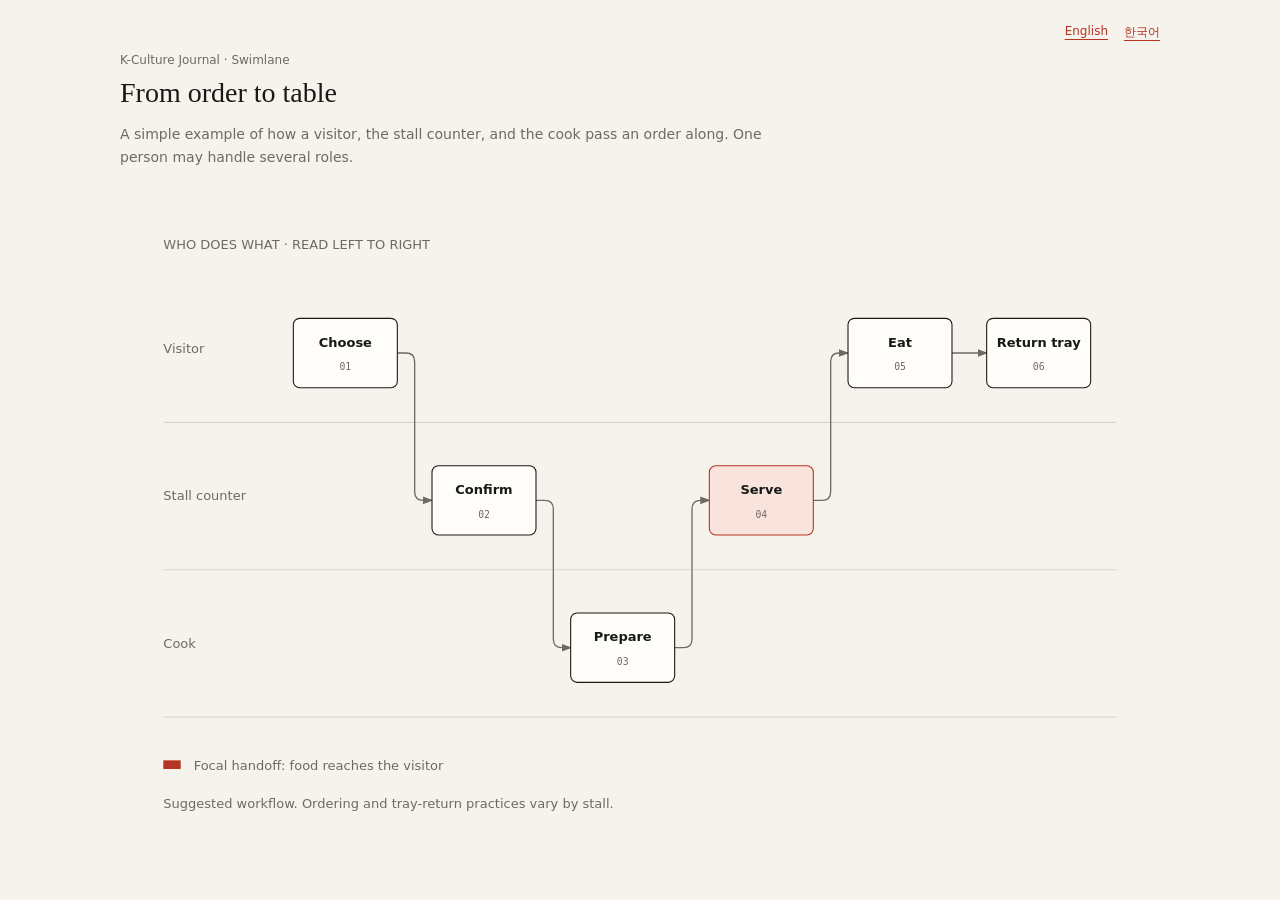
<file: assets/diagrams/market-handoffs-swimlane.html>
<!DOCTYPE html>
<html lang="en">
<head>
<meta charset="UTF-8">
<meta name="viewport" content="width=device-width, initial-scale=1.0">
<title>From order to table | K-Culture Journal</title>
<style>*{box-sizing:border-box}body{margin:0;padding:24px;background:#f6f3ec;color:#181817;font-family:Inter,"Noto Sans KR","Apple SD Gothic Neo","Malgun Gothic",system-ui,sans-serif}.frame{width:100%;max-width:1040px;min-width:0;margin:auto}nav{display:flex;justify-content:flex-end;gap:16px;font-size:12px}a{color:#b73324;text-underline-offset:4px}a:focus-visible,.diagram-container:focus-visible{outline:2px solid #b73324;outline-offset:4px}.eyebrow{font-size:12px;color:#6d6a63;margin:12px 0 8px}h1{font-family:"Instrument Serif",Georgia,"Noto Serif KR",serif;font-size:28px;font-weight:400;line-height:1.3;margin:0 0 12px}.deck{color:#6d6a63;font-size:14px;max-width:680px;line-height:1.6;margin:0 0 16px}.diagram-container{width:100%;overflow-x:auto}svg{width:100%;min-width:960px;display:block}.panel-ko{display:none}body:has(#ko:target) .panel-en{display:none}body:has(#ko:target) .panel-ko{display:block}@media print{body{padding:0}.diagram-container{overflow-x:visible}svg{min-width:0}nav{display:none}}</style>
</head>
<body>
<main class="frame">
<nav aria-label="Diagram language">
<a id="en" href="#en" lang="en">English</a>
<a id="ko" href="#ko" lang="ko">한국어</a>
</nav>
<section lang="en" class="panel panel-en">
<p class="eyebrow">K-Culture Journal · Swimlane</p>
<h1>From order to table</h1>
<p class="deck">A simple example of how a visitor, the stall counter, and the cook pass an order along. One person may handle several roles.</p>
<div class="diagram-container" tabindex="0" role="region" aria-label="Diagram, scroll horizontally">
<svg viewBox="0 0 960 600" xmlns="http://www.w3.org/2000/svg" role="img" aria-labelledby="market-handoffs-swimlane-title market-handoffs-swimlane-desc">
<title id="market-handoffs-swimlane-title">From order to table</title>
<desc id="market-handoffs-swimlane-desc">A suggested sequence connects a visitor, the stall counter and the cook through ordering, preparation, serving, eating and tray return.</desc>
<defs>
<marker id="market-handoffs-swimlane-arrow" markerWidth="8" markerHeight="6" refX="7" refY="3" orient="auto">
<polygon points="0 0, 8 3, 0 6" fill="#6d6a63"/>
</marker>
</defs>
<rect width="100%" height="100%" fill="#f6f3ec"/>
<text x="40" y="60" font-size="12" font-weight="500" fill="#6d6a63" font-family="Inter, Noto Sans KR, Apple SD Gothic Neo, Malgun Gothic, system-ui, sans-serif" text-anchor="start">WHO DOES WHAT · READ LEFT TO RIGHT</text>
<line x1="40" y1="220" x2="920" y2="220" stroke="#d9d4ca"/>
<line x1="40" y1="356" x2="920" y2="356" stroke="#d9d4ca"/>
<line x1="40" y1="492" x2="920" y2="492" stroke="#d9d4ca"/>
<text x="40" y="156" font-size="12" font-weight="500" fill="#6d6a63" font-family="Inter, Noto Sans KR, Apple SD Gothic Neo, Malgun Gothic, system-ui, sans-serif" text-anchor="start">Visitor</text>
<text x="40" y="292" font-size="12" font-weight="500" fill="#6d6a63" font-family="Inter, Noto Sans KR, Apple SD Gothic Neo, Malgun Gothic, system-ui, sans-serif" text-anchor="start">Stall counter</text>
<text x="40" y="428" font-size="12" font-weight="500" fill="#6d6a63" font-family="Inter, Noto Sans KR, Apple SD Gothic Neo, Malgun Gothic, system-ui, sans-serif" text-anchor="start">Cook</text>
<path d="M 256,156 H 264 Q 272,156 272,164 V 284 Q 272,292 280,292 H 288" fill="none" stroke="#6d6a63" stroke-width="1.2" marker-end="url(#market-handoffs-swimlane-arrow)"/>
<path d="M 384,292 H 392 Q 400,292 400,300 V 420 Q 400,428 408,428 H 416" fill="none" stroke="#6d6a63" stroke-width="1.2" marker-end="url(#market-handoffs-swimlane-arrow)"/>
<path d="M 512,428 H 520 Q 528,428 528,420 V 300 Q 528,292 536,292 H 544" fill="none" stroke="#6d6a63" stroke-width="1.2" marker-end="url(#market-handoffs-swimlane-arrow)"/>
<path d="M 640,292 H 648 Q 656,292 656,284 V 164 Q 656,156 664,156 H 672" fill="none" stroke="#6d6a63" stroke-width="1.2" marker-end="url(#market-handoffs-swimlane-arrow)"/>
<path d="M 768,156 H 800" fill="none" stroke="#6d6a63" stroke-width="1.2" marker-end="url(#market-handoffs-swimlane-arrow)"/>
<rect x="160" y="124" width="96" height="64" rx="6" fill="#fffdfa" stroke="#181817"/>
<text x="208" y="150" font-size="12" font-weight="600" fill="#181817" font-family="Inter, Noto Sans KR, Apple SD Gothic Neo, Malgun Gothic, system-ui, sans-serif" text-anchor="middle">Choose</text>
<text x="208" y="172" font-size="9" font-weight="400" fill="#6d6a63" font-family="Geist Mono, ui-monospace, monospace" text-anchor="middle">01</text>
<rect x="288" y="260" width="96" height="64" rx="6" fill="#fffdfa" stroke="#181817"/>
<text x="336" y="286" font-size="12" font-weight="600" fill="#181817" font-family="Inter, Noto Sans KR, Apple SD Gothic Neo, Malgun Gothic, system-ui, sans-serif" text-anchor="middle">Confirm</text>
<text x="336" y="308" font-size="9" font-weight="400" fill="#6d6a63" font-family="Geist Mono, ui-monospace, monospace" text-anchor="middle">02</text>
<rect x="416" y="396" width="96" height="64" rx="6" fill="#fffdfa" stroke="#181817"/>
<text x="464" y="422" font-size="12" font-weight="600" fill="#181817" font-family="Inter, Noto Sans KR, Apple SD Gothic Neo, Malgun Gothic, system-ui, sans-serif" text-anchor="middle">Prepare</text>
<text x="464" y="444" font-size="9" font-weight="400" fill="#6d6a63" font-family="Geist Mono, ui-monospace, monospace" text-anchor="middle">03</text>
<rect x="544" y="260" width="96" height="64" rx="6" fill="#f8e4dd" stroke="#b73324"/>
<text x="592" y="286" font-size="12" font-weight="600" fill="#181817" font-family="Inter, Noto Sans KR, Apple SD Gothic Neo, Malgun Gothic, system-ui, sans-serif" text-anchor="middle">Serve</text>
<text x="592" y="308" font-size="9" font-weight="400" fill="#6d6a63" font-family="Geist Mono, ui-monospace, monospace" text-anchor="middle">04</text>
<rect x="672" y="124" width="96" height="64" rx="6" fill="#fffdfa" stroke="#181817"/>
<text x="720" y="150" font-size="12" font-weight="600" fill="#181817" font-family="Inter, Noto Sans KR, Apple SD Gothic Neo, Malgun Gothic, system-ui, sans-serif" text-anchor="middle">Eat</text>
<text x="720" y="172" font-size="9" font-weight="400" fill="#6d6a63" font-family="Geist Mono, ui-monospace, monospace" text-anchor="middle">05</text>
<rect x="800" y="124" width="96" height="64" rx="6" fill="#fffdfa" stroke="#181817"/>
<text x="848" y="150" font-size="12" font-weight="600" fill="#181817" font-family="Inter, Noto Sans KR, Apple SD Gothic Neo, Malgun Gothic, system-ui, sans-serif" text-anchor="middle">Return tray</text>
<text x="848" y="172" font-size="9" font-weight="400" fill="#6d6a63" font-family="Geist Mono, ui-monospace, monospace" text-anchor="middle">06</text>
<rect x="40" y="532" width="16" height="8" fill="#b73324"/>
<text x="68" y="541" font-size="12" font-weight="400" fill="#6d6a63" font-family="Inter, Noto Sans KR, Apple SD Gothic Neo, Malgun Gothic, system-ui, sans-serif" text-anchor="start">Focal handoff: food reaches the visitor</text>
<text x="40" y="576" font-size="12" font-weight="400" fill="#6d6a63" font-family="Inter, Noto Sans KR, Apple SD Gothic Neo, Malgun Gothic, system-ui, sans-serif" text-anchor="start">Suggested workflow. Ordering and tray-return practices vary by stall.</text>
</svg>
</div>
</section>
<section lang="ko" class="panel panel-ko">
<p class="eyebrow">K-Culture Journal · Swimlane</p>
<h1>시장 주문부터 식사까지</h1>
<p class="deck">방문객과 가게, 조리 담당자가 주문을 이어가는 간단한 예시입니다. 한 사람이 여러 역할을 맡을 수도 있습니다.</p>
<div class="diagram-container" tabindex="0" role="region" aria-label="다이어그램, 가로 스크롤 가능">
<svg viewBox="0 0 960 600" xmlns="http://www.w3.org/2000/svg" role="img" aria-labelledby="market-handoffs-swimlane-ko-title market-handoffs-swimlane-ko-desc">
<title id="market-handoffs-swimlane-ko-title">시장 주문부터 식사까지</title>
<desc id="market-handoffs-swimlane-ko-desc">방문객과 가게, 조리 담당자가 주문 확인과 조리, 제공, 식사, 쟁반 반납을 이어가는 한 가지 예시입니다.</desc>
<defs>
<marker id="market-handoffs-swimlane-ko-arrow" markerWidth="8" markerHeight="6" refX="7" refY="3" orient="auto">
<polygon points="0 0, 8 3, 0 6" fill="#6d6a63"/>
</marker>
</defs>
<rect width="100%" height="100%" fill="#f6f3ec"/>
<text x="40" y="60" font-size="12" font-weight="500" fill="#6d6a63" font-family="Inter, Noto Sans KR, Apple SD Gothic Neo, Malgun Gothic, system-ui, sans-serif" text-anchor="start">역할별 흐름 · 왼쪽에서 오른쪽으로</text>
<line x1="40" y1="220" x2="920" y2="220" stroke="#d9d4ca"/>
<line x1="40" y1="356" x2="920" y2="356" stroke="#d9d4ca"/>
<line x1="40" y1="492" x2="920" y2="492" stroke="#d9d4ca"/>
<text x="40" y="156" font-size="12" font-weight="500" fill="#6d6a63" font-family="Inter, Noto Sans KR, Apple SD Gothic Neo, Malgun Gothic, system-ui, sans-serif" text-anchor="start">방문객</text>
<text x="40" y="292" font-size="12" font-weight="500" fill="#6d6a63" font-family="Inter, Noto Sans KR, Apple SD Gothic Neo, Malgun Gothic, system-ui, sans-serif" text-anchor="start">가게</text>
<text x="40" y="428" font-size="12" font-weight="500" fill="#6d6a63" font-family="Inter, Noto Sans KR, Apple SD Gothic Neo, Malgun Gothic, system-ui, sans-serif" text-anchor="start">조리 담당</text>
<path d="M 256,156 H 264 Q 272,156 272,164 V 284 Q 272,292 280,292 H 288" fill="none" stroke="#6d6a63" stroke-width="1.2" marker-end="url(#market-handoffs-swimlane-ko-arrow)"/>
<path d="M 384,292 H 392 Q 400,292 400,300 V 420 Q 400,428 408,428 H 416" fill="none" stroke="#6d6a63" stroke-width="1.2" marker-end="url(#market-handoffs-swimlane-ko-arrow)"/>
<path d="M 512,428 H 520 Q 528,428 528,420 V 300 Q 528,292 536,292 H 544" fill="none" stroke="#6d6a63" stroke-width="1.2" marker-end="url(#market-handoffs-swimlane-ko-arrow)"/>
<path d="M 640,292 H 648 Q 656,292 656,284 V 164 Q 656,156 664,156 H 672" fill="none" stroke="#6d6a63" stroke-width="1.2" marker-end="url(#market-handoffs-swimlane-ko-arrow)"/>
<path d="M 768,156 H 800" fill="none" stroke="#6d6a63" stroke-width="1.2" marker-end="url(#market-handoffs-swimlane-ko-arrow)"/>
<rect x="160" y="124" width="96" height="64" rx="6" fill="#fffdfa" stroke="#181817"/>
<text x="208" y="150" font-size="12" font-weight="600" fill="#181817" font-family="Inter, Noto Sans KR, Apple SD Gothic Neo, Malgun Gothic, system-ui, sans-serif" text-anchor="middle">메뉴 선택</text>
<text x="208" y="172" font-size="9" font-weight="400" fill="#6d6a63" font-family="Geist Mono, ui-monospace, monospace" text-anchor="middle">01</text>
<rect x="288" y="260" width="96" height="64" rx="6" fill="#fffdfa" stroke="#181817"/>
<text x="336" y="286" font-size="12" font-weight="600" fill="#181817" font-family="Inter, Noto Sans KR, Apple SD Gothic Neo, Malgun Gothic, system-ui, sans-serif" text-anchor="middle">주문 확인</text>
<text x="336" y="308" font-size="9" font-weight="400" fill="#6d6a63" font-family="Geist Mono, ui-monospace, monospace" text-anchor="middle">02</text>
<rect x="416" y="396" width="96" height="64" rx="6" fill="#fffdfa" stroke="#181817"/>
<text x="464" y="422" font-size="12" font-weight="600" fill="#181817" font-family="Inter, Noto Sans KR, Apple SD Gothic Neo, Malgun Gothic, system-ui, sans-serif" text-anchor="middle">조리</text>
<text x="464" y="444" font-size="9" font-weight="400" fill="#6d6a63" font-family="Geist Mono, ui-monospace, monospace" text-anchor="middle">03</text>
<rect x="544" y="260" width="96" height="64" rx="6" fill="#f8e4dd" stroke="#b73324"/>
<text x="592" y="286" font-size="12" font-weight="600" fill="#181817" font-family="Inter, Noto Sans KR, Apple SD Gothic Neo, Malgun Gothic, system-ui, sans-serif" text-anchor="middle">음식 제공</text>
<text x="592" y="308" font-size="9" font-weight="400" fill="#6d6a63" font-family="Geist Mono, ui-monospace, monospace" text-anchor="middle">04</text>
<rect x="672" y="124" width="96" height="64" rx="6" fill="#fffdfa" stroke="#181817"/>
<text x="720" y="150" font-size="12" font-weight="600" fill="#181817" font-family="Inter, Noto Sans KR, Apple SD Gothic Neo, Malgun Gothic, system-ui, sans-serif" text-anchor="middle">식사</text>
<text x="720" y="172" font-size="9" font-weight="400" fill="#6d6a63" font-family="Geist Mono, ui-monospace, monospace" text-anchor="middle">05</text>
<rect x="800" y="124" width="96" height="64" rx="6" fill="#fffdfa" stroke="#181817"/>
<text x="848" y="150" font-size="12" font-weight="600" fill="#181817" font-family="Inter, Noto Sans KR, Apple SD Gothic Neo, Malgun Gothic, system-ui, sans-serif" text-anchor="middle">쟁반 반납</text>
<text x="848" y="172" font-size="9" font-weight="400" fill="#6d6a63" font-family="Geist Mono, ui-monospace, monospace" text-anchor="middle">06</text>
<rect x="40" y="532" width="16" height="8" fill="#b73324"/>
<text x="68" y="541" font-size="12" font-weight="400" fill="#6d6a63" font-family="Inter, Noto Sans KR, Apple SD Gothic Neo, Malgun Gothic, system-ui, sans-serif" text-anchor="start">음식이 건네지는 순간</text>
<text x="40" y="576" font-size="12" font-weight="400" fill="#6d6a63" font-family="Inter, Noto Sans KR, Apple SD Gothic Neo, Malgun Gothic, system-ui, sans-serif" text-anchor="start">가게마다 순서와 반납 방식이 달라요. 안내를 먼저 확인하세요.</text>
</svg>
</div>
</section>
</main>
</body>
</html>
</file>
<file: css/styles.css>
:root{--paper:#f6f3ec;--surface:#fffdfa;--ink:#181817;--muted:#6d6a63;--line:#d9d4ca;--accent:#ff5b45;--accent-soft:#ffd8d1;--sage:#dce4d5;--dark:#1e211d;--max:1180px;--shadow:0 18px 50px rgba(31,27,20,.08)}
*{box-sizing:border-box}html{scroll-behavior:smooth}body{margin:0;background:var(--paper);color:var(--ink);font-family:Inter,"Noto Sans KR",ui-sans-serif,system-ui,sans-serif;line-height:1.65}a{color:inherit;text-decoration:none}button,input,select,textarea{font:inherit}button{cursor:pointer}.skip-link{position:fixed;left:1rem;top:-5rem;z-index:20;background:var(--ink);color:#fff;padding:.7rem 1rem}.skip-link:focus{top:1rem}:focus-visible{outline:3px solid var(--accent);outline-offset:3px}.site-header,.editorial-section,.site-footer{width:min(calc(100% - 2rem),var(--max));margin-inline:auto}.site-header{padding-top:1rem}.nav{position:sticky;top:1rem;z-index:10;display:grid;grid-template-columns:auto 1fr auto;align-items:center;gap:2rem;padding:.75rem 1rem;border:1px solid rgba(24,24,23,.1);background:rgba(246,243,236,.9);backdrop-filter:blur(15px)}.brand{display:flex;align-items:center;gap:.65rem;font-weight:900;line-height:1}.brand small{font-size:.65rem;letter-spacing:.15em;text-transform:uppercase}.brand-mark{display:grid;place-items:center;width:2.4rem;height:2.4rem;background:var(--accent);color:#fff;border-radius:50%;font-size:1.25rem}.nav-links{display:flex;justify-content:center;gap:clamp(.8rem,3vw,2.4rem);padding:0;margin:0;list-style:none;font-size:.82rem;font-weight:800}.nav-cta,.text-link{font-size:.82rem;font-weight:900;text-decoration:underline;text-underline-offset:.3rem}.hero{position:relative;display:grid;grid-template-columns:1.1fr .55fr;gap:3rem;align-items:end;min-height:620px;padding:7rem 0 4rem;border-bottom:1px solid var(--ink);overflow:hidden}.eyebrow,.section-kicker{margin:0 0 .7rem;color:var(--accent);font-size:.72rem;font-weight:900;letter-spacing:.18em;text-transform:uppercase}.hero h1,h2,h3,p{margin-top:0}.hero h1{max-width:9ch;margin:0;font-size:clamp(4rem,10vw,8.5rem);font-weight:950;line-height:.87;letter-spacing:-.085em}.hero h1 em{color:var(--accent);font-style:normal}.hero-side{position:relative;z-index:2;padding-bottom:1rem;font-size:1.12rem}.hero-art{position:absolute;right:6%;top:18%;display:grid;width:clamp(12rem,27vw,21rem);aspect-ratio:1;place-items:center;border:1px solid var(--ink);border-radius:50%;background:var(--sage);transform:rotate(-9deg);font-size:.72rem;letter-spacing:.25em}.hero-art:after{position:absolute;width:55%;height:55%;border:1px solid var(--ink);border-radius:50%;content:""}.hero-art b{position:absolute;font-size:clamp(3rem,7vw,6rem);letter-spacing:-.08em}.editorial-section{padding:clamp(4rem,9vw,7rem) 0;border-bottom:1px solid var(--line)}.section-heading{display:grid;grid-template-columns:1fr minmax(15rem,.4fr);gap:2rem;align-items:end;margin-bottom:2.5rem}.section-heading h2,.manifesto h2{margin:0;font-size:clamp(2.35rem,5vw,4.8rem);line-height:.98;letter-spacing:-.06em}.section-heading>p{margin:0;color:var(--muted)}.latest-grid{display:grid;grid-template-columns:1.35fr repeat(2,.65fr);gap:1rem}.story-grid{display:grid;grid-template-columns:repeat(3,1fr);gap:1rem}.story-card{display:flex;flex-direction:column;min-height:21rem;padding:1.25rem;border:1px solid var(--line);background:var(--surface);transition:transform .18s,box-shadow .18s}.story-card:hover{transform:translateY(-4px);box-shadow:var(--shadow)}.latest-grid .story-card:first-child{grid-row:span 2;min-height:35rem;background:var(--accent-soft)}.story-art{display:grid;place-items:center;min-height:9rem;margin:-1.25rem -1.25rem 1.25rem;background:var(--sage);font-size:3.5rem;font-weight:950;letter-spacing:-.08em;overflow:hidden}.story-art:after{content:"";width:5rem;height:5rem;border:1rem solid rgba(255,255,255,.7);border-radius:50%}.story-meta{display:flex;justify-content:space-between;gap:1rem;color:var(--muted);font-size:.72rem;font-weight:800;letter-spacing:.08em;text-transform:uppercase}.story-card h3{margin:1rem 0 .65rem;font-size:clamp(1.35rem,2.5vw,2rem);line-height:1.15;letter-spacing:-.04em}.story-card p{margin-bottom:auto;color:var(--muted)}.story-card time{margin-top:1.5rem;font-size:.78rem;font-weight:800}.tint-section{width:100%;max-width:none;padding-inline:max(1rem,calc((100% - var(--max))/2));background:var(--sage)}.dark-section{width:100%;max-width:none;padding-inline:max(1rem,calc((100% - var(--max))/2));background:var(--dark);color:#fff}.dark-section .section-heading>p,.dark-section .story-card p,.dark-section .story-meta{color:#b8bbb4}.dark-section .story-card{border-color:#474a45;background:#292c27}.category-grid{display:grid;grid-template-columns:repeat(3,1fr);border-top:1px solid var(--ink)}.category-card{display:grid;grid-template-columns:auto 1fr auto;gap:1rem;align-items:center;padding:1.4rem 1rem;border:0;border-bottom:1px solid var(--line);background:transparent;text-align:left}.category-card:nth-child(odd){border-right:1px solid var(--line)}.category-card strong{font-size:1.25rem}.category-card span{color:var(--muted);font-size:.85rem}.category-card b{color:var(--accent);font-size:1.4rem}.manifesto{display:grid;grid-template-columns:1fr .5fr;gap:2rem;align-items:end}.manifesto .section-kicker{grid-column:1/-1}.manifesto p:last-child{color:var(--muted);font-size:1.1rem}.site-footer{display:grid;grid-template-columns:1fr auto auto;gap:2rem;align-items:center;padding:2.5rem 0;color:var(--muted)}.admin-entry{border:0;background:none;color:var(--muted);font-size:.75rem;text-decoration:underline}.admin-dialog{width:min(calc(100% - 2rem),680px);max-height:90vh;padding:0;border:0;background:var(--surface);box-shadow:0 30px 100px rgba(0,0,0,.3)}.admin-dialog::backdrop{background:rgba(14,14,13,.72)}.dialog-header{display:flex;justify-content:space-between;align-items:start;padding:1.5rem;border-bottom:1px solid var(--line)}.dialog-header h2{margin:0;font-size:2rem}.icon-button{border:0;background:none;font-size:2rem;line-height:1}.admin-form{display:grid;gap:1rem;padding:1.5rem}.admin-form label{display:grid;gap:.35rem;font-size:.78rem;font-weight:900}.admin-form input,.admin-form select,.admin-form textarea{width:100%;padding:.8rem;border:1px solid var(--line);background:#fff}.button-primary{justify-self:start;padding:.8rem 1.1rem;border:0;background:var(--accent);color:#fff;font-weight:900}.form-status{min-height:1.5rem;margin:0;padding:0 1.5rem 1.5rem;color:var(--muted)}.form-error{color:#a83225;font-weight:500}.signed-in-row{display:flex;justify-content:space-between;gap:1rem}.empty-stories{grid-column:1/-1;color:var(--muted)}
@media(max-width:800px){.nav{grid-template-columns:1fr auto}.nav-links{grid-column:1/-1;grid-row:2;justify-content:flex-start;overflow:auto}.hero{grid-template-columns:1fr;min-height:570px}.hero-side{max-width:30rem}.hero-art{opacity:.42}.latest-grid,.story-grid{grid-template-columns:1fr 1fr}.latest-grid .story-card:first-child{grid-column:1/-1;grid-row:auto;min-height:28rem}.section-heading,.manifesto{grid-template-columns:1fr}.category-grid{grid-template-columns:1fr}.category-card:nth-child(odd){border-right:0}.site-footer{grid-template-columns:1fr auto}.site-footer>p{grid-column:1/-1;grid-row:2}}
@media(max-width:520px){.nav-cta{display:none}.hero{padding-top:5rem}.hero h1{font-size:clamp(3.5rem,20vw,5.5rem)}.latest-grid,.story-grid{grid-template-columns:1fr}.story-card{min-height:18rem}.latest-grid .story-card:first-child{min-height:23rem}.site-footer{padding-inline:.3rem}}
@media(prefers-reduced-motion:reduce){html{scroll-behavior:auto}*{transition:none!important}}

/* Reveal the primary navigation whenever the reader scrolls upward. */
.nav{position:fixed;top:1rem;left:50%;width:min(calc(100% - 2rem),var(--max));transform:translateX(-50%);transition:transform .24s ease,opacity .24s ease;will-change:transform,opacity}
.nav.nav-hidden{transform:translate(-50%,calc(-100% - 2rem));opacity:0;pointer-events:none}
@media(max-width:800px){.hero{padding-top:9rem}.article-hero{padding-top:8rem}}

.section-heading{position:relative;padding-right:3.5rem}.section-top-link{position:absolute;top:0;right:0;display:grid;width:2.65rem;height:2.65rem;place-items:center;border:1px solid currentColor;border-radius:50%;font-family:Arial,sans-serif;font-size:1.55rem;font-weight:200;line-height:1;transition:transform .18s ease,background-color .18s ease,color .18s ease}.section-top-link:hover{transform:translateY(-3px);background:var(--ink);color:var(--paper)}.dark-section .section-top-link:hover{background:#fff;color:var(--dark)}
@media(max-width:520px){.section-heading{padding-right:3rem}.section-top-link{width:2.35rem;height:2.35rem;font-size:1.35rem}}
.nav-actions{display:flex;align-items:center;gap:1rem}.language-tabs{display:flex;border:1px solid var(--line);background:var(--surface)}.language-tabs button{min-width:2.8rem;padding:.35rem .55rem;border:0;background:transparent;font-size:.72rem;font-weight:900}.language-tabs button[aria-pressed="true"]{background:var(--ink);color:#fff}@media(max-width:520px){.nav-actions{gap:.4rem}.language-tabs button{min-width:auto}.nav-cta{display:none}}

/* Article reading page */
.story-card{cursor:pointer}
.article-header{padding-bottom:0}.article-header .nav{grid-template-columns:1fr auto 1fr}.article-header .language-tabs{justify-self:end}.article-back{font-size:.82rem;font-weight:900;text-decoration:underline;text-underline-offset:.3rem}
.article-page{width:min(calc(100% - 2rem),var(--max));margin-inline:auto}.article-page article{padding-bottom:6rem}.article-hero{max-width:920px;padding:clamp(5rem,10vw,8rem) 0 3rem}.article-hero h1,.article-missing h1{max-width:13ch;margin:.5rem 0 1.5rem;font-size:clamp(3rem,8vw,7rem);line-height:.93;letter-spacing:-.07em}.article-deck{max-width:720px;color:var(--muted);font-size:clamp(1.15rem,2.2vw,1.5rem);line-height:1.55}.article-byline{display:flex;gap:1.5rem;margin-top:2rem;font-size:.78rem;font-weight:900;text-transform:uppercase;letter-spacing:.08em}.article-art{display:grid;min-height:clamp(16rem,40vw,34rem);place-items:center;background:var(--sage);overflow:hidden}.article-art:after{width:clamp(8rem,22vw,17rem);height:clamp(8rem,22vw,17rem);border:clamp(1.5rem,4vw,3.5rem) solid rgba(255,255,255,.72);border-radius:50%;content:""}.article-art[data-theme="kpop"]{background:#efb7a7}.article-art[data-theme="kdrama"]{background:#b7cad7}.article-art[data-theme="kfood"]{background:#d9c794}.article-art[data-theme="hanbok"]{background:#d9b9ca}.article-art[data-theme="festivals"]{background:#d5aa74}.article-art[data-theme="travel"]{background:#9ebdac}.article-body{width:min(100%,720px);margin:clamp(3rem,7vw,6rem) auto 0;font-family:Georgia,"Noto Serif KR",serif;font-size:clamp(1.08rem,2vw,1.28rem);line-height:1.9}.article-body p:first-child::first-letter{float:left;margin:.08em .12em 0 0;color:var(--accent);font-family:Inter,"Noto Sans KR",sans-serif;font-size:4.3em;font-weight:950;line-height:.78}.article-body p{margin-bottom:1.7em}.article-missing{min-height:65vh;padding:8rem 0}.article-missing h1{font-size:clamp(3rem,7vw,6rem)}
@media(max-width:620px){.article-header .nav{grid-template-columns:1fr auto}.article-header .article-back{grid-column:1/-1;grid-row:2}.article-hero{padding-top:4rem}.article-body{font-size:1.05rem}.article-page article{padding-bottom:3rem}}

/* Curated article diagrams */
.article-art[hidden]{display:none}
.article-diagram{margin:2rem 0 0;min-width:0}.article-diagram iframe{display:block;width:100%;height:920px;border:1px solid var(--line);background:var(--paper)}.article-diagram figcaption{margin-top:.75rem;max-width:720px;color:var(--muted);font-size:.9rem}.article-diagram>a{display:inline-block;margin-top:.5rem;text-decoration:underline;text-underline-offset:.2rem;font-size:.9rem;font-weight:700}

/* Administrator publishing studio */
.admin-dialog{width:min(calc(100% - 2rem),1080px)}
.admin-workspace{padding:1.5rem}.admin-workspace>.signed-in-row{align-items:center;padding-bottom:1rem;border-bottom:1px solid var(--line)}
.admin-studio-grid{display:grid;grid-template-columns:minmax(220px,.36fr) minmax(0,1fr);gap:1.5rem;margin-top:1.5rem}
.post-manager{min-width:0;padding-right:1.5rem;border-right:1px solid var(--line)}.post-manager-heading{display:flex;align-items:center;justify-content:space-between;gap:1rem}.post-manager h3,.post-editor h3{margin:0;font-size:1.2rem}.post-manager button,.editor-actions button,.signed-in-row button{padding:.45rem .7rem;border:1px solid var(--line);background:transparent;font-size:.75rem;font-weight:800}
.admin-post-list{display:grid;gap:.5rem;max-height:55vh;margin-top:1rem;overflow:auto}.admin-post-item{display:grid;gap:.2rem;width:100%;padding:.8rem;border:1px solid var(--line);background:#fff;text-align:left}.admin-post-item:hover,.admin-post-item[aria-current="true"]{border-color:var(--accent);background:var(--accent-soft)}.admin-post-item span,.admin-empty{color:var(--muted);font-size:.72rem}.admin-empty{padding:1rem;border:1px dashed var(--line)}
.post-editor.admin-form{padding:0}.editor-field{display:grid;gap:.35rem}.editor-label{font-size:.78rem;font-weight:900}.editor-toolbar{display:flex;flex-wrap:wrap;gap:.35rem;padding:.45rem;border:1px solid var(--line);border-bottom:0;background:var(--paper)}.editor-toolbar button{min-width:2.3rem;padding:.35rem .55rem;border:1px solid var(--line);background:#fff;font-size:.74rem;font-weight:800}.editor-toolbar button:hover{border-color:var(--accent);color:var(--accent)}.post-editor textarea{min-height:16rem;resize:vertical}.editor-meta{display:flex;justify-content:space-between;gap:1rem;color:var(--muted);font-size:.72rem}
.editor-preview{padding:1rem;border:1px solid var(--line);background:var(--paper)}.editor-preview h4{margin:0 0 .8rem;font-size:.72rem;letter-spacing:.12em;text-transform:uppercase}.editor-preview p,.editor-preview ul,.editor-preview blockquote{margin:0 0 .8rem}.editor-preview blockquote,.article-body blockquote{padding-left:1rem;border-left:3px solid var(--accent);color:var(--muted)}.editor-preview a,.article-body a{color:var(--accent);text-decoration:underline;text-underline-offset:.2rem}.editor-actions{display:flex;align-items:center;gap:.7rem}.editor-actions .button-primary{border-color:var(--accent);background:var(--accent);color:#fff}
.article-body h3{margin:2.2em 0 .7em;font-family:Inter,"Noto Sans KR",sans-serif;font-size:1.5em;line-height:1.2}.article-body ul{margin:0 0 1.7em;padding-left:1.4em}.article-body blockquote{margin:1.7em 0}
@media(max-width:760px){.admin-studio-grid{grid-template-columns:1fr}.post-manager{padding:0 0 1rem;border-right:0;border-bottom:1px solid var(--line)}.admin-post-list{max-height:12rem}.admin-dialog{width:calc(100% - 1rem);max-height:96vh}.admin-workspace{padding:1rem}.editor-meta{align-items:flex-end;flex-direction:column}}
</file>
<file: kculture/css/styles.css>
:root {
  --color-bg: #fff8f2;
  --color-surface: #ffffff;
  --color-surface-strong: #1c1427;
  --color-text: #241b2f;
  --color-muted: #6b6076;
  --color-primary: #e9436f;
  --color-primary-dark: #b91f4b;
  --color-accent: #ffd166;
  --color-border: #eadfd7;
  --shadow-soft: 0 18px 45px rgba(36, 27, 47, 0.12);
  --radius-large: 28px;
  --radius-medium: 18px;
  --max-width: 1120px;
}

* {
  box-sizing: border-box;
}

html {
  scroll-behavior: smooth;
}

body {
  margin: 0;
  font-family: Inter, ui-sans-serif, system-ui, -apple-system, BlinkMacSystemFont, "Segoe UI", sans-serif;
  color: var(--color-text);
  background: radial-gradient(circle at top left, #ffe5ed 0, transparent 34rem), var(--color-bg);
  line-height: 1.6;
}

a {
  color: inherit;
  text-decoration: none;
}

button,
a {
  -webkit-tap-highlight-color: transparent;
}

button:focus-visible,
a:focus-visible {
  outline: 3px solid var(--color-accent);
  outline-offset: 4px;
}

.site-header {
  min-height: 90vh;
  padding: 1.25rem;
  color: #fff;
  background:
    linear-gradient(135deg, rgba(28, 20, 39, 0.92), rgba(185, 31, 75, 0.82)),
    radial-gradient(circle at 85% 20%, rgba(255, 209, 102, 0.45), transparent 18rem),
    #1c1427;
}

.nav,
.hero,
.section,
.site-footer {
  width: min(100%, var(--max-width));
  margin-inline: auto;
}

.nav {
  display: flex;
  align-items: center;
  justify-content: space-between;
  gap: 1rem;
  padding: 0.75rem 0;
}

.brand {
  font-weight: 800;
  letter-spacing: 0.04em;
}

.nav-links {
  display: flex;
  gap: 0.75rem;
  padding: 0;
  margin: 0;
  list-style: none;
  color: rgba(255, 255, 255, 0.78);
  font-size: 0.95rem;
}

.nav-links a:hover {
  color: #fff;
}

.hero {
  display: grid;
  align-content: center;
  min-height: 70vh;
  padding: 4rem 0;
}

.eyebrow,
.section-kicker,
.panel-label {
  margin: 0 0 0.75rem;
  color: var(--color-primary);
  font-size: 0.78rem;
  font-weight: 800;
  letter-spacing: 0.16em;
  text-transform: uppercase;
}

.hero .eyebrow {
  color: var(--color-accent);
}

h1,
h2,
h3,
h4,
p {
  margin-top: 0;
}

h1 {
  max-width: 12ch;
  margin-bottom: 1rem;
  font-size: clamp(3.25rem, 14vw, 7.5rem);
  line-height: 0.9;
  letter-spacing: -0.08em;
}

h2 {
  margin-bottom: 0.75rem;
  font-size: clamp(2rem, 5vw, 3.25rem);
  line-height: 1.05;
  letter-spacing: -0.04em;
}

h3 {
  margin-bottom: 0.7rem;
  font-size: 1.35rem;
  line-height: 1.2;
}

.hero-copy {
  max-width: 42rem;
  margin-bottom: 2rem;
  color: rgba(255, 255, 255, 0.82);
  font-size: clamp(1.05rem, 2.5vw, 1.35rem);
}

.button {
  display: inline-flex;
  align-items: center;
  justify-content: center;
  width: fit-content;
  min-height: 3rem;
  padding: 0.8rem 1.2rem;
  border-radius: 999px;
  font-weight: 800;
}

.button-primary {
  color: var(--color-surface-strong);
  background: var(--color-accent);
  box-shadow: 0 14px 32px rgba(255, 209, 102, 0.28);
}

.section {
  padding: 4.5rem 1.25rem;
}

.intro {
  display: grid;
  grid-template-columns: 1fr;
  gap: 1.5rem;
}

.intro p:last-child,
.section-heading p {
  color: var(--color-muted);
}

.section-heading {
  max-width: 45rem;
  margin-bottom: 2rem;
}

.category-layout {
  display: grid;
  gap: 1.5rem;
}

.category-grid {
  display: grid;
  grid-template-columns: repeat(auto-fit, minmax(13rem, 1fr));
  gap: 1rem;
}

.category-card {
  display: grid;
  gap: 0.45rem;
  min-height: 12rem;
  padding: 1.2rem;
  border: 1px solid var(--color-border);
  border-radius: var(--radius-medium);
  color: var(--color-text);
  background: rgba(255, 255, 255, 0.82);
  box-shadow: none;
  cursor: pointer;
  text-align: left;
  transition: transform 180ms ease, border-color 180ms ease, box-shadow 180ms ease;
}

.category-card:hover,
.category-card.is-active {
  transform: translateY(-4px);
  border-color: rgba(233, 67, 111, 0.38);
  box-shadow: var(--shadow-soft);
}

.category-card.is-active {
  background: #fff;
}

.category-icon {
  display: grid;
  place-items: center;
  width: 2.6rem;
  height: 2.6rem;
  margin-bottom: 0.25rem;
  border-radius: 50%;
  color: var(--color-primary-dark);
  background: #ffe5ed;
  font-size: 1.25rem;
  font-weight: 900;
}

.category-title {
  font-size: 1.1rem;
  font-weight: 850;
}

.category-summary {
  color: var(--color-muted);
  font-size: 0.95rem;
}

.feature-panel {
  position: sticky;
  top: 1rem;
  align-self: start;
  padding: 1.5rem;
  border-radius: var(--radius-large);
  color: #fff;
  background:
    radial-gradient(circle at top right, rgba(255, 209, 102, 0.28), transparent 14rem),
    var(--color-surface-strong);
  box-shadow: var(--shadow-soft);
}

.feature-panel .panel-label,
.feature-panel h4 {
  color: var(--color-accent);
}

.feature-panel p {
  color: rgba(255, 255, 255, 0.8);
}

.panel-group {
  margin-top: 1.25rem;
}

.panel-group h4 {
  margin-bottom: 0.5rem;
  font-size: 0.82rem;
  letter-spacing: 0.1em;
  text-transform: uppercase;
}

.keyword-list,
.example-list {
  display: flex;
  flex-wrap: wrap;
  gap: 0.5rem;
  padding: 0;
  margin: 0;
  list-style: none;
}

.keyword-list li,
.example-list li {
  padding: 0.45rem 0.7rem;
  border: 1px solid rgba(255, 255, 255, 0.16);
  border-radius: 999px;
  color: rgba(255, 255, 255, 0.88);
  background: rgba(255, 255, 255, 0.08);
  font-size: 0.9rem;
}

.fact-grid {
  display: grid;
  grid-template-columns: repeat(auto-fit, minmax(15rem, 1fr));
  gap: 1rem;
}

.fact-card,
.roadmap-list {
  padding: 1.25rem;
  border: 1px solid var(--color-border);
  border-radius: var(--radius-medium);
  background: rgba(255, 255, 255, 0.82);
}

.fact-card p,
.roadmap-list {
  color: var(--color-muted);
}

.roadmap-list {
  display: grid;
  gap: 0.85rem;
  padding-left: 2.75rem;
}

.site-footer {
  padding: 2rem 1.25rem 3rem;
  color: var(--color-muted);
  text-align: center;
}

.site-footer .small {
  font-size: 0.9rem;
}

@media (min-width: 760px) {
  .site-header {
    padding-inline: 2rem;
  }

  .intro {
    grid-template-columns: 0.9fr 1.1fr;
    align-items: start;
  }

  .category-layout {
    grid-template-columns: minmax(0, 1.15fr) minmax(20rem, 0.85fr);
  }
}

@media (max-width: 620px) {
  .nav {
    align-items: flex-start;
    flex-direction: column;
  }

  .nav-links {
    flex-wrap: wrap;
  }

  .site-header {
    min-height: auto;
  }

  .hero {
    min-height: 32rem;
  }

  .feature-panel {
    position: static;
  }
}
</file>
